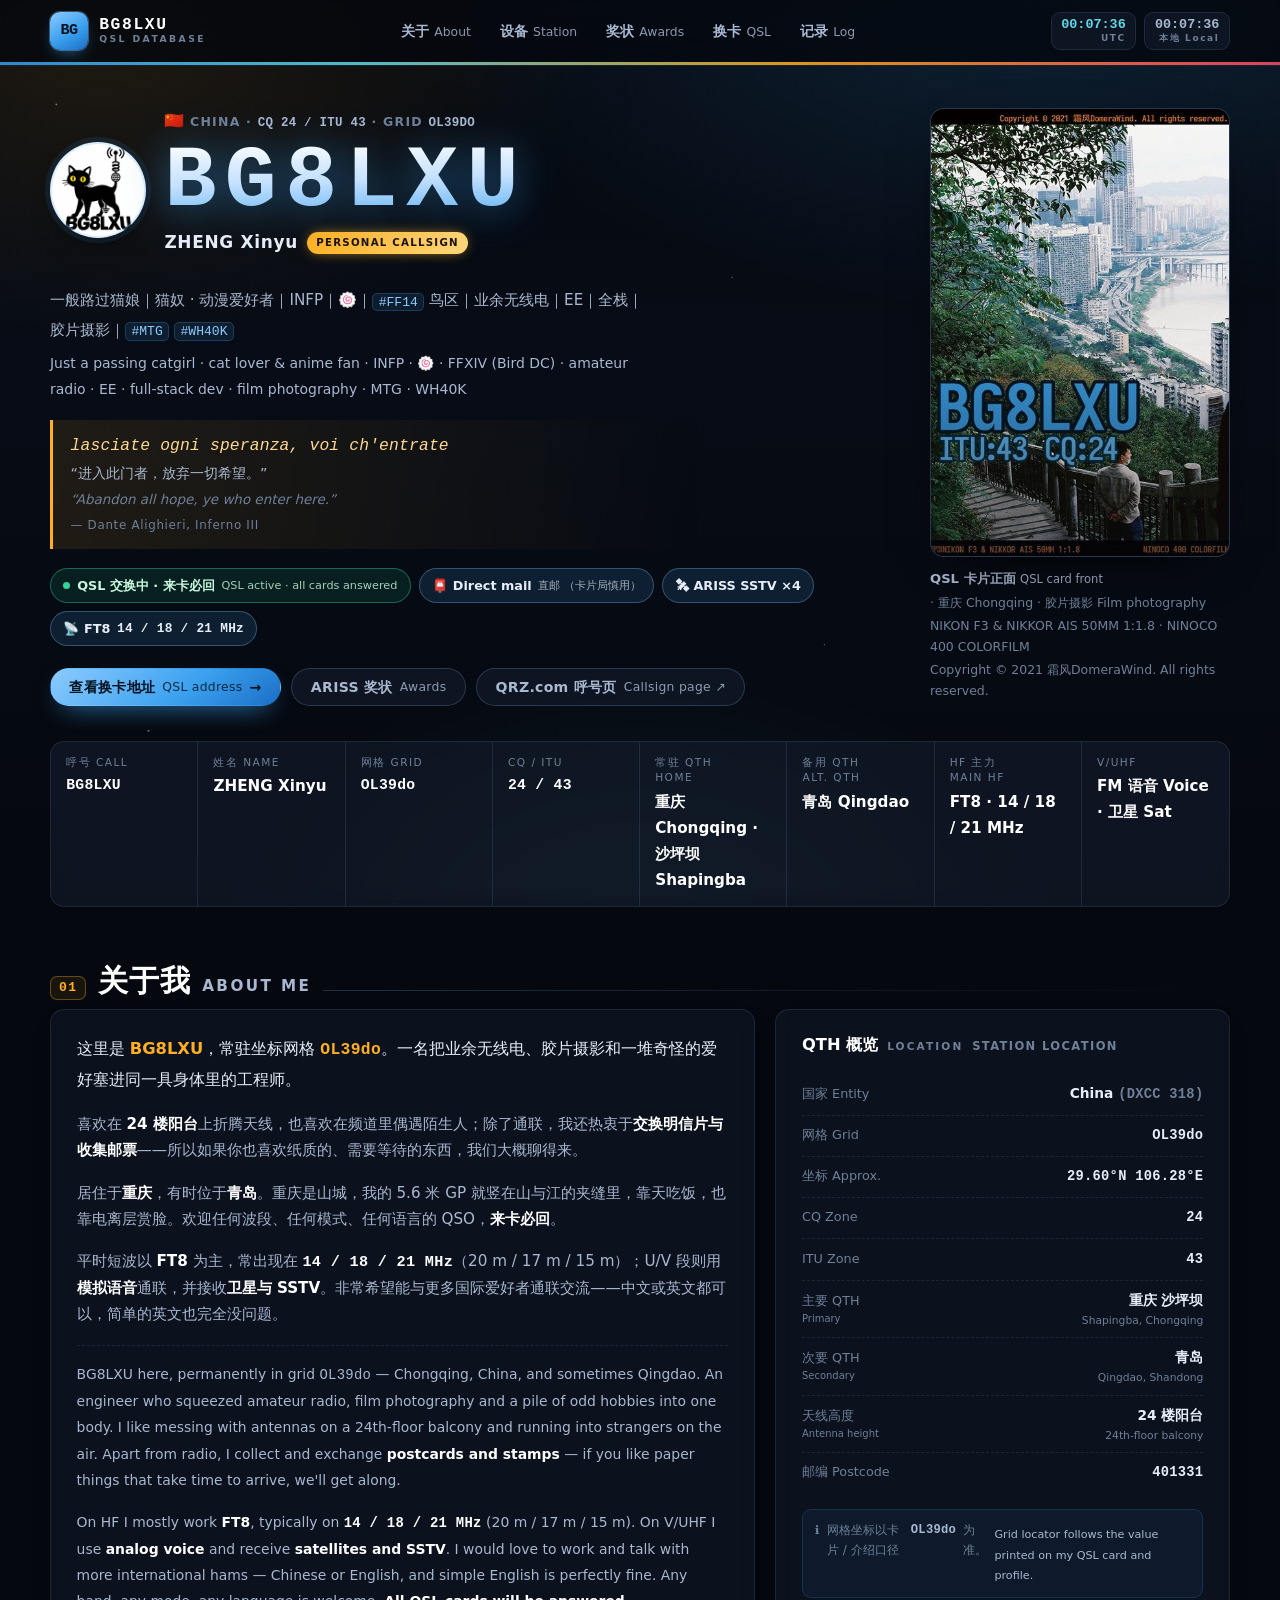
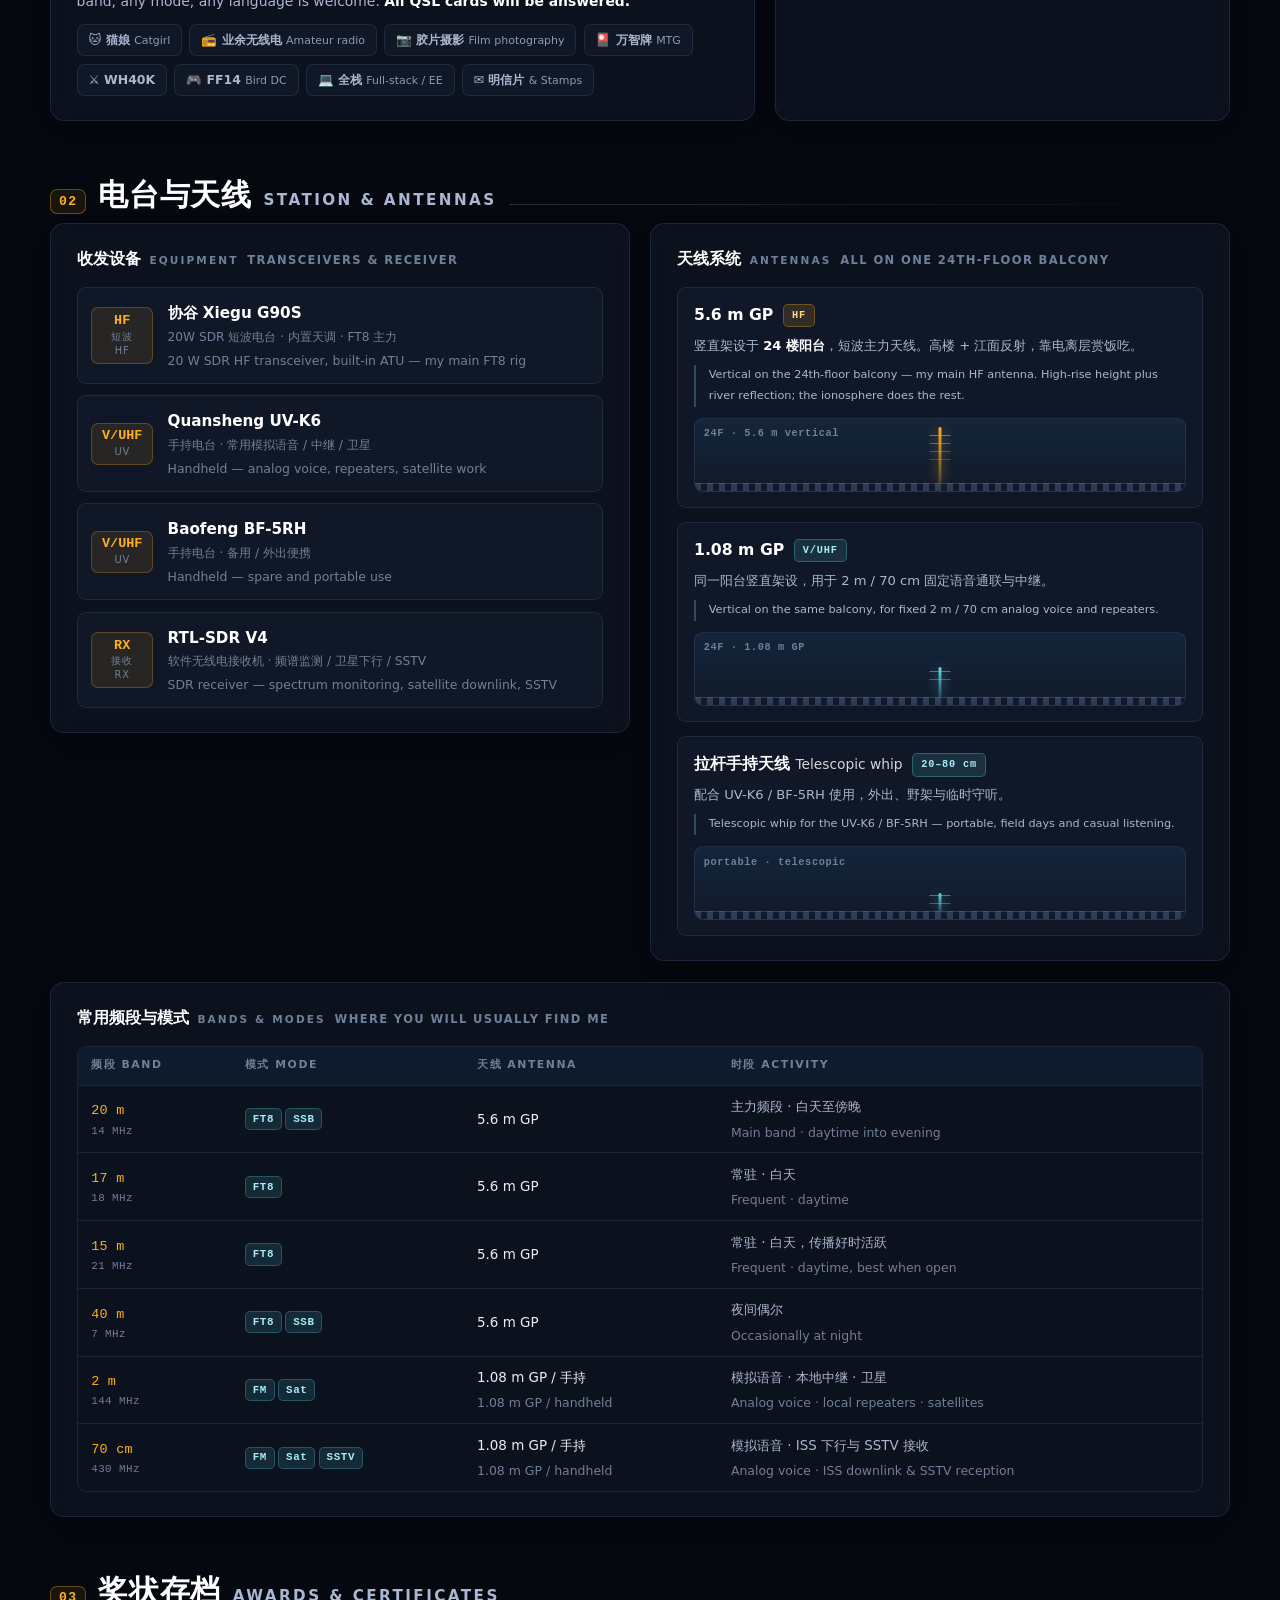
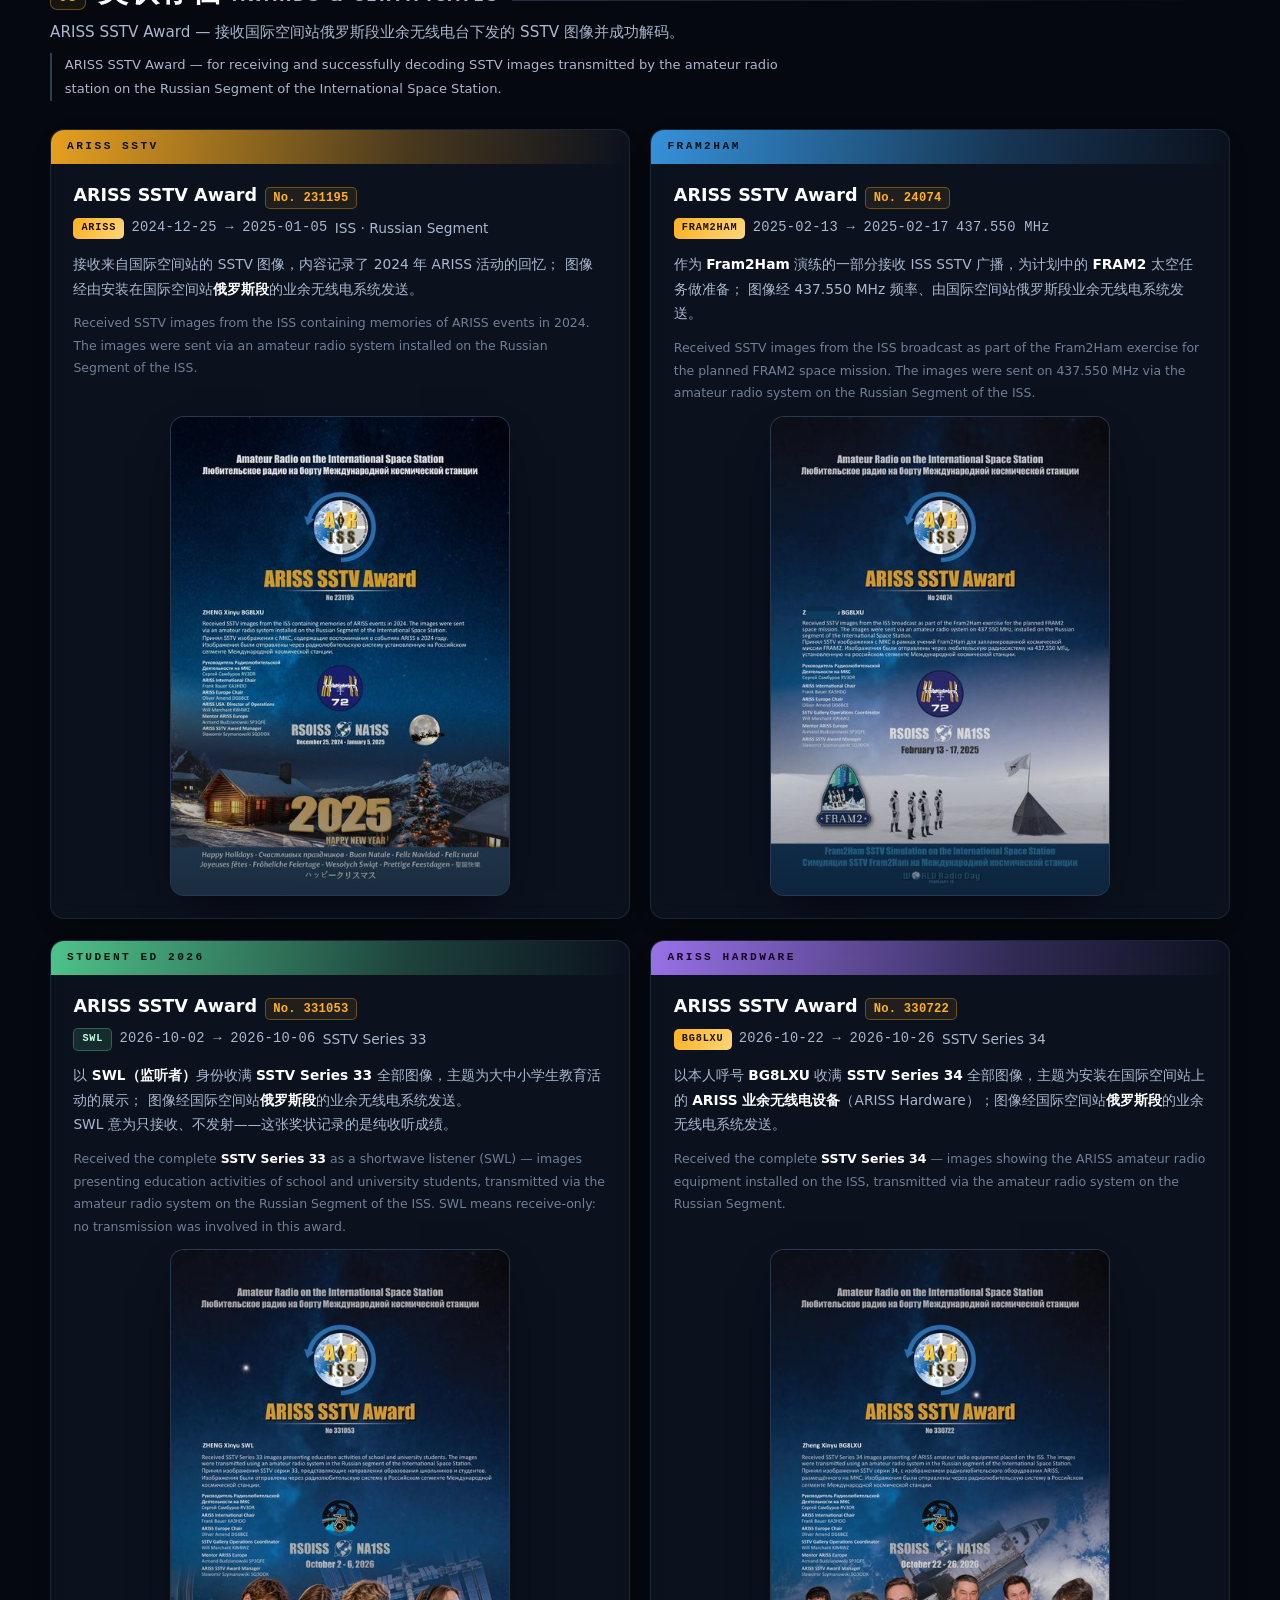
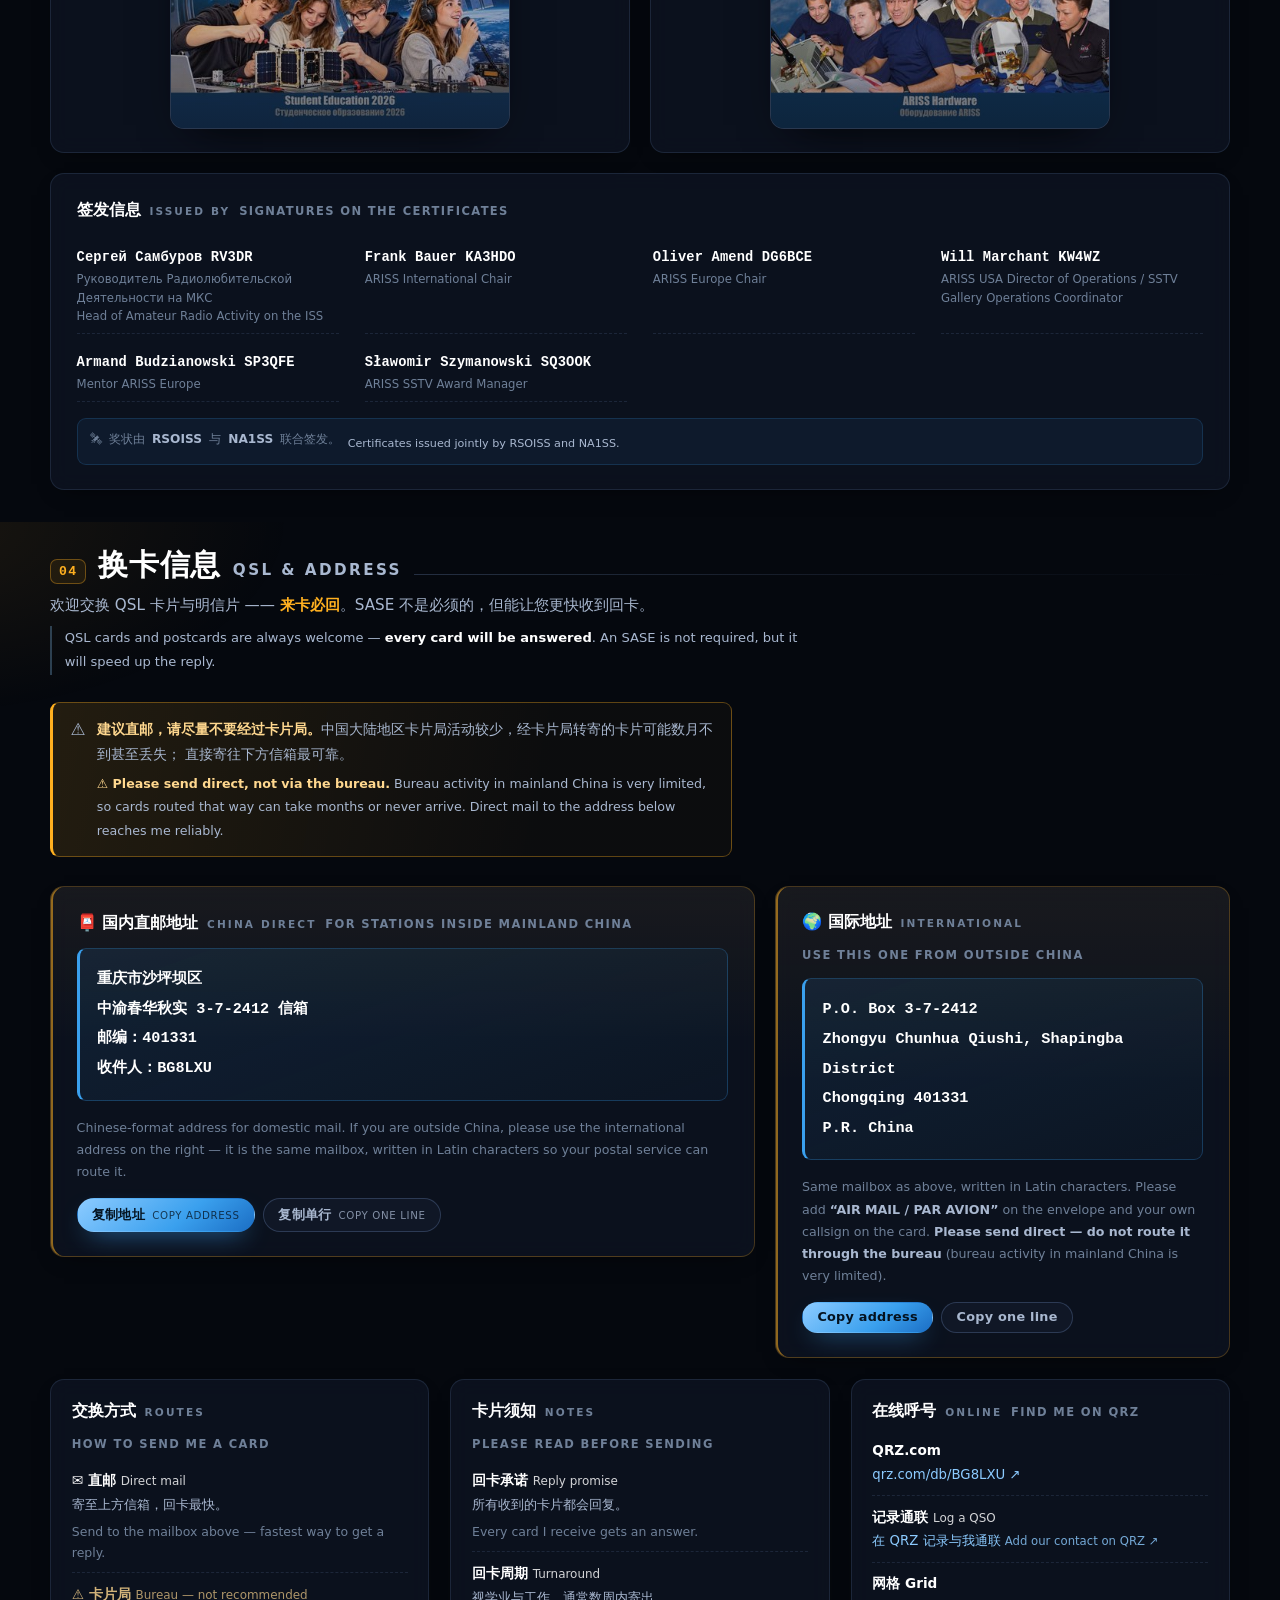
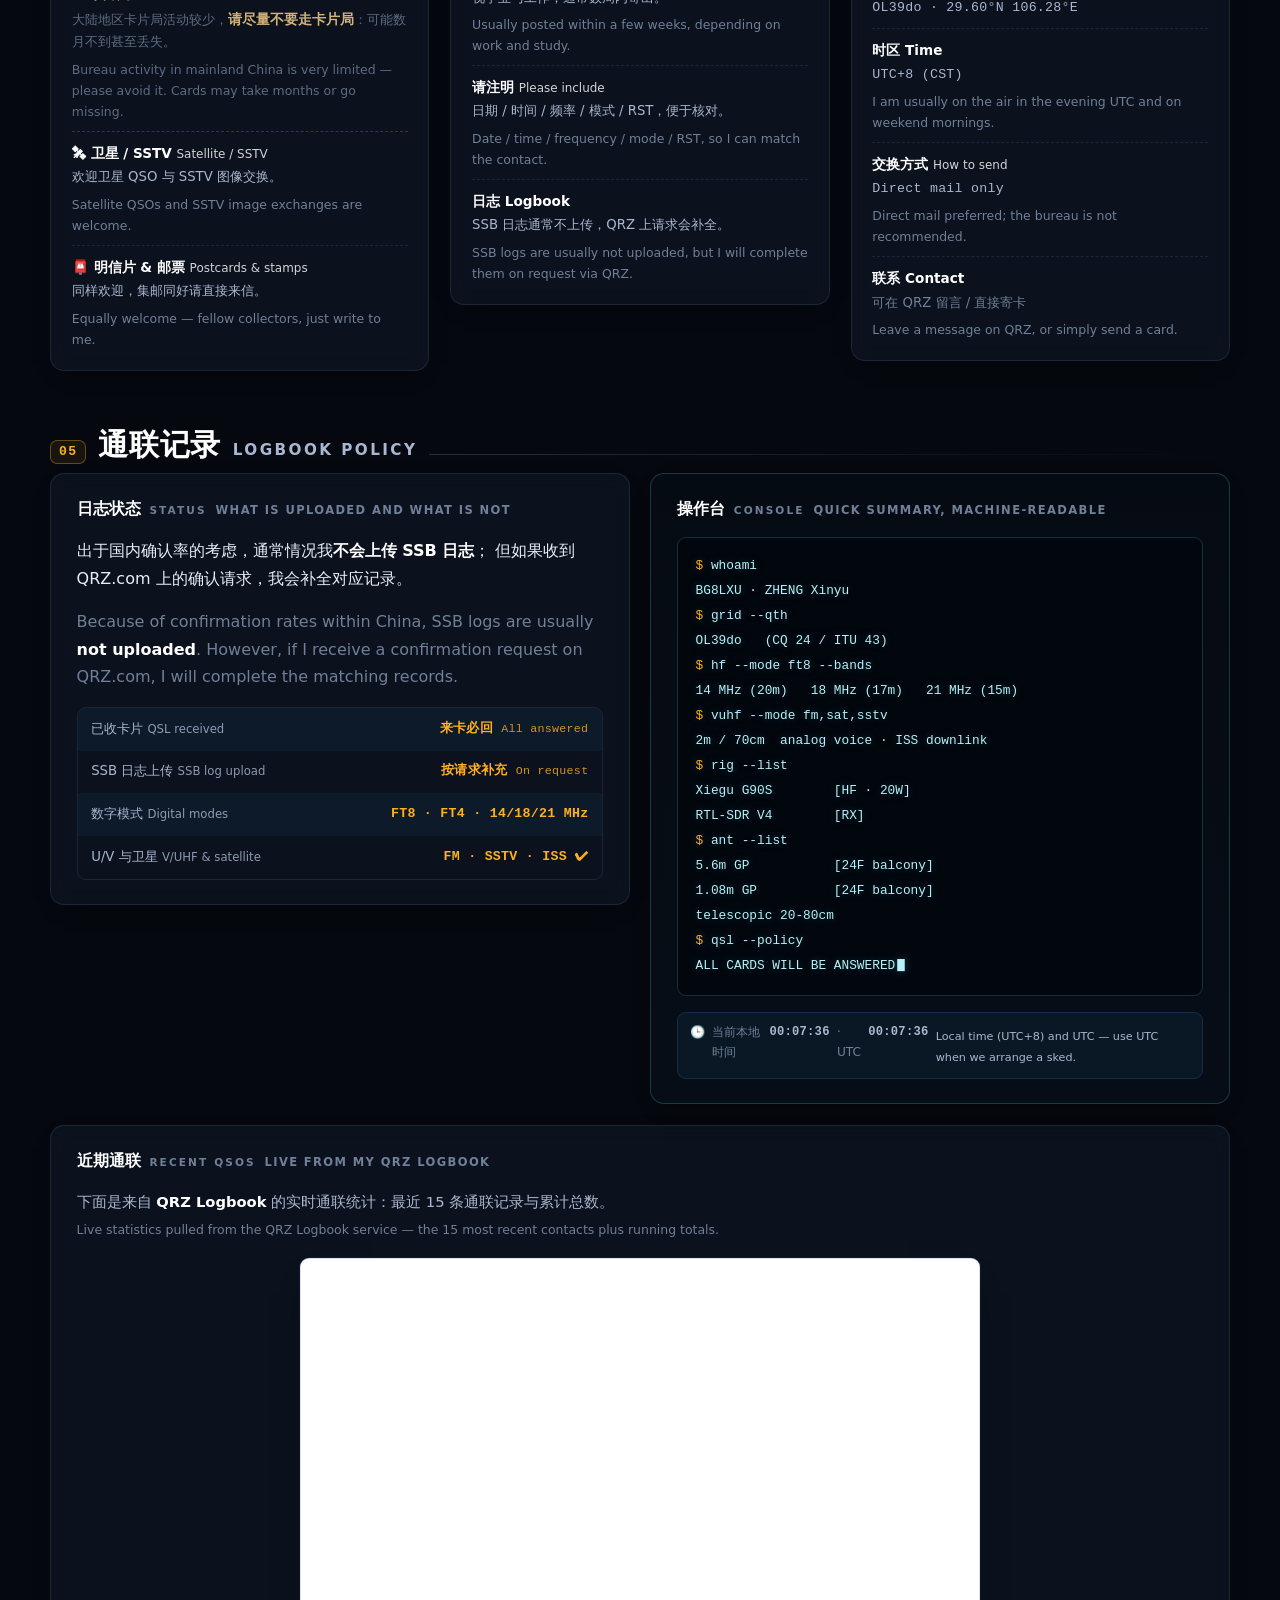
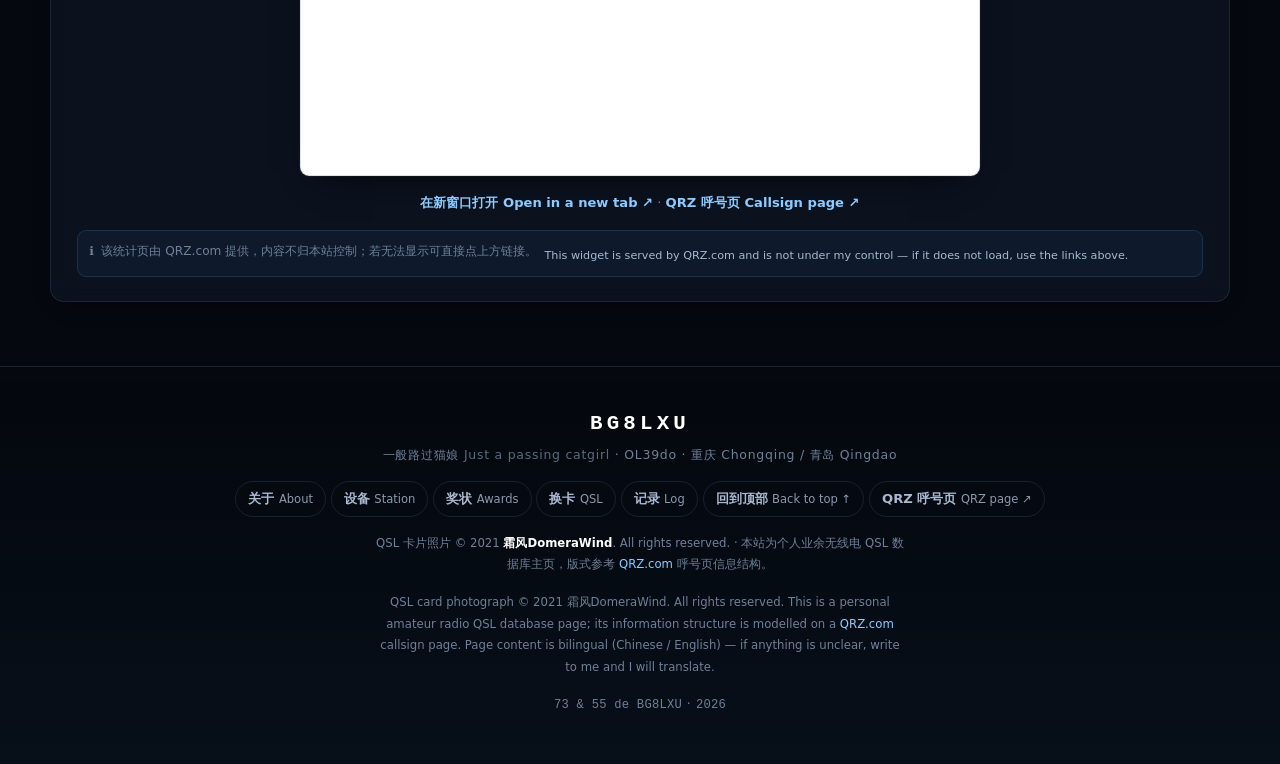
<file: index.html>
<!DOCTYPE html>
<html lang="zh-CN">
<head>
<meta charset="utf-8">
<meta name="viewport" content="width=device-width, initial-scale=1">
<title>BG8LXU · QSL Database — 一般路过猫娘 / Just a Passing Catgirl · 重庆 Chongqing OL39do</title>
<meta name="description" content="BG8LXU (ZHENG Xinyu) 的 QSL 卡片数据库主页 · 重庆 Chongqing OL39do / CQ 24 / ITU 43 · FT8 on 14/18/21 MHz, SSB, V/UHF FM &amp; satellite/SSTV · QSL address and ARISS SSTV awards. Bilingual: 中文 / English.">
<meta name="keywords" content="BG8LXU,QSL,业余无线电,ham radio,Amateur Radio,OL39do,重庆,Chongqing,FT8,14MHz,18MHz,21MHz,20m,17m,15m,CQ 24,ITU 43,G90S,ARISS,SSTV,QSL card,换卡,卡片局">
<meta name="author" content="BG8LXU / ZHENG Xinyu">
<meta name="theme-color" content="#05080e">
<meta name="color-scheme" content="dark">

<!-- Open Graph -->
<meta property="og:type" content="profile">
<meta property="og:title" content="BG8LXU · QSL Database">
<meta property="og:description" content="Just a passing catgirl / 一般路过猫娘 · Chongqing, China · OL39do · CQ 24 / ITU 43 · FT8 14/18/21 MHz + V/UHF FM &amp; satellite · All QSL cards answered. 中英双语页面。">
<meta property="og:image" content="assets/qsl-front-BG8LXU.jpg">
<meta property="og:locale" content="zh_CN">
<meta property="og:locale:alternate" content="en_US">

<link rel="icon" href="data:image/svg+xml,%3Csvg xmlns='http://www.w3.org/2000/svg' viewBox='0 0 64 64'%3E%3Crect width='64' height='64' rx='14' fill='%23070b14'/%3E%3Ctext x='32' y='44' font-family='monospace' font-size='34' font-weight='700' text-anchor='middle' fill='%23ffb020'%3EBG%3C/text%3E%3C/svg%3E">
<link rel="stylesheet" href="styles.css">
</head>
<body>

<a class="skip" href="#main">跳到主要内容 / Skip to content</a>

<!-- ══ 顶栏 ══ -->
<header class="topbar" id="top">
  <div class="wrap topbar__in">
    <a class="brand" href="#top" aria-label="BG8LXU 首页">
      <span class="brand__mark" aria-hidden="true">BG</span>
      <span class="brand__text">
        <b>BG8LXU</b>
        <i>QSL DATABASE</i>
      </span>
    </a>

    <nav class="nav" aria-label="页面导航 / Page navigation">
      <a href="#about">关于 <span class="en-inline" lang="en">About</span></a>
      <a href="#station">设备 <span class="en-inline" lang="en">Station</span></a>
      <a href="#awards">奖状 <span class="en-inline" lang="en">Awards</span></a>
      <a href="#qsl">换卡 <span class="en-inline" lang="en">QSL</span></a>
      <a href="#log">记录 <span class="en-inline" lang="en">Log</span></a>
    </nav>

    <div class="clocks" title="UTC 授时，便于与你的当地时间对照 / UTC reference clock for scheduling QSOs">
      <span class="clock"><b data-utc>--:--:--</b><i>UTC</i></span>
      <span class="clock clock--alt"><b data-local>--:--:--</b><i>本地 Local</i></span>
    </div>
  </div>
  <div class="topbar__strip" aria-hidden="true"></div>
</header>

<main id="main">

  <!-- ══ 1. 呼号主卡（QRZ 主页面版式） ══ -->
  <section class="hero wrap" aria-labelledby="hero-title">
    <div class="hero__grid">

      <div class="hero__id">
        <div class="hero__head">
          <span class="hero__ava" role="img" aria-label="BG8LXU 头像 / avatar"
                style="--ava:url('assets/avatar-BG8LXU.jpg')"></span>
          <div class="hero__head__text">
            <p class="kicker">
              <span class="flag" aria-hidden="true">🇨🇳</span>
              China · <span class="mono">CQ 24 / ITU 43</span> · Grid <span class="mono accent">OL39do</span>
            </p>

            <h1 id="hero-title" class="call">BG8LXU</h1>

            <p class="hero__name">
              ZHENG Xinyu <span class="badge badge--gold">Personal Callsign</span>
            </p>
          </div>
        </div>

        <p class="hero__tagline">
          一般路过猫娘｜猫奴 · 动漫爱好者｜INFP｜🍥｜<span class="tagx">#FF14</span> 鸟区｜业余无线电｜EE｜全栈｜胶片摄影｜<span class="tagx">#MTG</span> <span class="tagx">#WH40K</span>
          <span class="en-block en-block--plain" lang="en">
            Just a passing catgirl · cat lover &amp; anime fan · INFP · 🍥 ·
            FFXIV (Bird DC) · amateur radio · EE · full-stack dev · film photography · MTG · WH40K
          </span>
        </p>

        <blockquote class="motto">
          <span class="motto__la">lasciate ogni speranza, voi ch'entrate</span>
          <span class="motto__zh">“进入此门者，放弃一切希望。”</span>
          <span class="motto__en" lang="en">“Abandon all hope, ye who enter here.”</span>
          <cite>— Dante Alighieri, Inferno III</cite>
        </blockquote>

        <ul class="pills" aria-label="关键信息 / Key facts">
          <li class="pill pill--live"><span class="dot" aria-hidden="true"></span>QSL 交换中 · 来卡必回 <span class="en-inline" lang="en">QSL active · all cards answered</span></li>
          <li class="pill pill--en">📮 Direct mail <span class="en-inline">直邮 （卡片局慎用）</span></li>
          <li class="pill pill--en">🛰 ARISS SSTV ×4</li>
          <li class="pill pill--en">📡 FT8 <span class="mono">14 / 18 / 21 MHz</span></li>
        </ul>

        <div class="hero__cta">
          <a class="btn btn--primary" href="#qsl">查看换卡地址 <span class="en-inline" lang="en">QSL address</span> <span aria-hidden="true">→</span></a>
          <a class="btn btn--ghost" href="#awards">ARISS 奖状 <span class="en-inline" lang="en">Awards</span></a>
          <a class="btn btn--ghost" href="https://www.qrz.com/db/BG8LXU" target="_blank" rel="noopener noreferrer">QRZ.com 呼号页 <span class="en-inline" lang="en">Callsign page ↗</span></a>
        </div>
      </div>

      <figure class="hero__art">
        <a class="shot" href="assets/qsl-front-BG8LXU.jpg" data-lightbox="QSL 卡片正面 / QSL card front · BG8LXU" data-caption="摄影 Photo: 霜风DomeraWind · NIKON F3 &amp; NIKKOR AIS 50MM 1:1.8 · NINOCO 400 COLORFILM · Chongqing, China">
          <img src="assets/qsl-front-BG8LXU.thumb.jpg" width="460" height="690"
               alt="BG8LXU 的 QSL 卡片正面 / QSL card front: 重庆山地俯瞰江景的胶片照片，叠加蓝色呼号 BG8LXU 与 ITU:43 CQ:24 字样 (film photo of Chongqing with callsign BG8LXU, ITU 43, CQ 24)">
          <span class="shot__zoom" aria-hidden="true">🔍</span>
        </a>
        <figcaption>
          <b>QSL 卡片正面 <span class="en-inline" lang="en">QSL card front</span></b> · 重庆 Chongqing · 胶片摄影 Film photography
          <span>NIKON F3 &amp; NIKKOR AIS 50MM 1:1.8 · NINOCO 400 COLORFILM</span>
          <span>Copyright © 2021 霜风DomeraWind. All rights reserved.</span>
        </figcaption>
      </figure>

    </div>

    <!-- 速查条 -->
    <ul class="factbar">
      <li><i>呼号 Call</i><b class="mono">BG8LXU</b></li>
      <li><i>姓名 Name</i><b>ZHENG Xinyu</b></li>
      <li><i>网格 Grid</i><b class="mono accent">OL39do</b></li>
      <li><i>CQ / ITU</i><b class="mono">24 / 43</b></li>
      <li><i>常驻 QTH<br>Home</i><b>重庆 Chongqing · 沙坪坝 Shapingba</b></li>
      <li><i>备用 QTH<br>Alt. QTH</i><b>青岛 Qingdao</b></li>
      <li><i>HF 主力<br>Main HF</i><b>FT8 · 14 / 18 / 21 MHz</b></li>
      <li><i>V/UHF</i><b>FM 语音 Voice · 卫星 Sat</b></li>
    </ul>
  </section>

  <!-- ══ 2. 关于 ══ -->
  <section class="sec wrap" id="about" aria-labelledby="about-h">
    <h2 class="sec__h" id="about-h"><span class="sec__no">01</span>关于我
      <span class="sec__en" lang="en">About Me</span></h2>

    <div class="cols">
      <div class="card card--prose">
        <p class="lead">
          这里是 <b class="accent">BG8LXU</b>，常驻坐标网格 <b class="mono accent">OL39do</b>。一名把业余无线电、胶片摄影和一堆奇怪的爱好塞进同一具身体里的工程师。
        </p>
        <p>
          喜欢在 <b>24 楼阳台</b>上折腾天线，也喜欢在频道里偶遇陌生人；除了通联，我还热衷于<b>交换明信片与收集邮票</b>——所以如果你也喜欢纸质的、需要等待的东西，我们大概聊得来。
        </p>
        <p>
          居住于<b>重庆</b>，有时位于<b>青岛</b>。重庆是山城，我的 5.6 米 GP 就竖在山与江的夹缝里，靠天吃饭，也靠电离层赏脸。欢迎任何波段、任何模式、任何语言的 QSO，<b>来卡必回</b>。
        </p>
        <p>
          平时短波以 <b>FT8</b> 为主，常出现在 <b class="mono">14 / 18 / 21 MHz</b>（20 m / 17 m / 15 m）；U/V 段则用<b>模拟语音</b>通联，并接收<b>卫星与 SSTV</b>。非常希望能与更多国际爱好者通联交流——中文或英文都可以，简单的英文也完全没问题。
        </p>

        <p class="prose__en" lang="en">
          BG8LXU here, permanently in grid <span class="mono">OL39do</span> — Chongqing, China, and sometimes Qingdao.
          An engineer who squeezed amateur radio, film photography and a pile of odd hobbies into one body.
          I like messing with antennas on a 24th-floor balcony and running into strangers on the air. Apart from radio,
          I collect and exchange <b>postcards and stamps</b> — if you like paper things that take time to arrive, we'll get along.
        </p>
        <p class="prose__en" lang="en">
          On HF I mostly work <b>FT8</b>, typically on <b class="mono">14 / 18 / 21 MHz</b> (20 m / 17 m / 15 m).
          On V/UHF I use <b>analog voice</b> and receive <b>satellites and SSTV</b>. I would love to work and talk with
          more international hams — Chinese or English, and simple English is perfectly fine.
          Any band, any mode, any language is welcome. <b>All QSL cards will be answered.</b>
        </p>

        <ul class="chips" aria-label="兴趣标签 / Interests">
          <li>🐱 猫娘 <span class="en-inline" lang="en">Catgirl</span></li>
          <li>📻 业余无线电 <span class="en-inline" lang="en">Amateur radio</span></li>
          <li>📷 胶片摄影 <span class="en-inline" lang="en">Film photography</span></li>
          <li>🎴 万智牌 <span class="en-inline" lang="en">MTG</span></li>
          <li>⚔️ WH40K</li>
          <li>🎮 FF14 <span class="en-inline" lang="en">Bird DC</span></li>
          <li>💻 全栈 <span class="en-inline" lang="en">Full-stack / EE</span></li>
          <li>✉️ 明信片 <span class="en-inline" lang="en">&amp; Stamps</span></li>
        </ul>
      </div>

      <aside class="card card--side">
        <h3 class="card__h">QTH 概览 <i>Location</i>
          <span class="card__en" lang="en">Station location</span></h3>
        <dl class="kv">
          <div><dt>国家 Entity</dt><dd>China <span class="mono dim">(DXCC 318)</span></dd></div>
          <div><dt>网格 Grid</dt><dd class="mono accent">OL39do</dd></div>
          <div><dt>坐标 Approx.</dt><dd class="mono">29.60°N 106.28°E</dd></div>
          <div><dt>CQ Zone</dt><dd class="mono">24</dd></div>
          <div><dt>ITU Zone</dt><dd class="mono">43</dd></div>
          <div><dt>主要 QTH<br><span class="dim-line" lang="en">Primary</span></dt><dd>重庆 沙坪坝<br><span class="dim-line" lang="en">Shapingba, Chongqing</span></dd></div>
          <div><dt>次要 QTH<br><span class="dim-line" lang="en">Secondary</span></dt><dd>青岛<br><span class="dim-line" lang="en">Qingdao, Shandong</span></dd></div>
          <div><dt>天线高度<br><span class="dim-line" lang="en">Antenna height</span></dt><dd>24 楼阳台<br><span class="dim-line" lang="en">24th-floor balcony</span></dd></div>
          <div><dt>邮编 Postcode</dt><dd class="mono">401331</dd></div>
        </dl>
        <p class="note">
          <span aria-hidden="true">ℹ️</span> 网格坐标以卡片 / 介绍口径 <b class="mono">OL39do</b> 为准。
          <span class="en-block en-block--plain" lang="en">Grid locator follows the value printed on my QSL card and profile.</span>
        </p>
      </aside>
    </div>
  </section>

  <!-- ══ 3. 设备与天线 ══ -->
  <section class="sec wrap" id="station" aria-labelledby="station-h">
    <h2 class="sec__h" id="station-h"><span class="sec__no">02</span>电台与天线
      <span class="sec__en" lang="en">Station &amp; Antennas</span></h2>

    <div class="cols cols--st">
      <div class="card">
        <h3 class="card__h">收发设备 <i>Equipment</i>
          <span class="card__en" lang="en">Transceivers &amp; receiver</span></h3>
        <ul class="rig">
          <li>
            <span class="rig__band">HF<br><i>短波<br>HF</i></span>
            <span class="rig__body">
              <b>协谷 Xiegu G90S</b>
              <small>20W SDR 短波电台 · 内置天调 · FT8 主力<br>
                <span class="en-line" lang="en">20 W SDR HF transceiver, built-in ATU — my main FT8 rig</span></small>
            </span>
          </li>
          <li>
            <span class="rig__band">V/UHF<br><i>UV</i></span>
            <span class="rig__body">
              <b>Quansheng UV-K6</b>
              <small>手持电台 · 常用模拟语音 / 中继 / 卫星<br>
                <span class="en-line" lang="en">Handheld — analog voice, repeaters, satellite work</span></small>
            </span>
          </li>
          <li>
            <span class="rig__band">V/UHF<br><i>UV</i></span>
            <span class="rig__body">
              <b>Baofeng BF-5RH</b>
              <small>手持电台 · 备用 / 外出便携<br>
                <span class="en-line" lang="en">Handheld — spare and portable use</span></small>
            </span>
          </li>
          <li>
            <span class="rig__band">RX<br><i>接收<br>RX</i></span>
            <span class="rig__body">
              <b>RTL-SDR V4</b>
              <small>软件无线电接收机 · 频谱监测 / 卫星下行 / SSTV<br>
                <span class="en-line" lang="en">SDR receiver — spectrum monitoring, satellite downlink, SSTV</span></small>
            </span>
          </li>
        </ul>
      </div>

      <div class="card">
        <h3 class="card__h">天线系统 <i>Antennas</i>
          <span class="card__en" lang="en">All on one 24th-floor balcony</span></h3>
        <ul class="ants">
          <li>
            <div class="ant__top"><b>5.6 m GP</b><span class="tag tag--hf">HF</span></div>
            <p>竖直架设于 <b>24 楼阳台</b>，短波主力天线。高楼 + 江面反射，靠电离层赏饭吃。
              <span class="en-block" lang="en">Vertical on the 24th-floor balcony — my main HF antenna.
                High-rise height plus river reflection; the ionosphere does the rest.</span>
            </p>
            <div class="ant__viz" role="img" aria-label="示意图：24 楼阳台上的 5.6 米垂直天线 / Diagram: 5.6 m vertical on a 24th-floor balcony">
              <span class="viz-floor"></span>
              <span class="viz-mast" style="--h:78%"></span>
              <span class="viz-label">24F · 5.6 m vertical</span>
            </div>
          </li>
          <li>
            <div class="ant__top"><b>1.08 m GP</b><span class="tag tag--uv">V/UHF</span></div>
            <p>同一阳台竖直架设，用于 2 m / 70 cm 固定语音通联与中继。
              <span class="en-block" lang="en">Vertical on the same balcony, for fixed 2 m / 70 cm analog voice and repeaters.</span>
            </p>
            <div class="ant__viz" role="img" aria-label="示意图：24 楼阳台上的 1.08 米 GP 天线 / Diagram: 1.08 m GP on the same balcony">
              <span class="viz-floor"></span>
              <span class="viz-mast viz-mast--uv" style="--h:42%"></span>
              <span class="viz-label">24F · 1.08 m GP</span>
            </div>
          </li>
          <li>
            <div class="ant__top"><b>拉杆手持天线 <span class="en-inline" lang="en">Telescopic whip</span></b><span class="tag tag--uv">20–80 cm</span></div>
            <p>配合 UV-K6 / BF-5RH 使用，外出、野架与临时守听。
              <span class="en-block" lang="en">Telescopic whip for the UV-K6 / BF-5RH — portable, field days and casual listening.</span>
            </p>
            <div class="ant__viz" role="img" aria-label="示意图：20 至 80 厘米伸缩拉杆天线 / Diagram: 20–80 cm telescopic whip">
              <span class="viz-floor"></span>
              <span class="viz-mast viz-mast--uv" style="--h:26%"></span>
              <span class="viz-label">portable · telescopic</span>
            </div>
          </li>
        </ul>
      </div>
    </div>

    <div class="card card--band">
      <h3 class="card__h">常用频段与模式 <i>Bands &amp; Modes</i>
        <span class="card__en" lang="en">Where you will usually find me</span></h3>
      <div class="tablewrap">
        <table class="bands">
          <caption class="sr-only">BG8LXU 常用频段与模式一览 / Bands and modes used by BG8LXU</caption>
          <thead>
            <tr>
              <th scope="col">频段 Band</th>
              <th scope="col">模式 Mode</th>
              <th scope="col">天线 Antenna</th>
              <th scope="col">时段 Activity</th>
            </tr>
          </thead>
          <tbody>
            <tr>
              <td class="mono">20 m<i>14 MHz</i></td>
              <td><span class="mode">FT8</span><span class="mode">SSB</span></td>
              <td>5.6 m GP</td>
              <td>主力频段 · 白天至傍晚<br><span class="en-line" lang="en">Main band · daytime into evening</span></td>
            </tr>
            <tr>
              <td class="mono">17 m<i>18 MHz</i></td>
              <td><span class="mode">FT8</span></td>
              <td>5.6 m GP</td>
              <td>常驻 · 白天<br><span class="en-line" lang="en">Frequent · daytime</span></td>
            </tr>
            <tr>
              <td class="mono">15 m<i>21 MHz</i></td>
              <td><span class="mode">FT8</span></td>
              <td>5.6 m GP</td>
              <td>常驻 · 白天，传播好时活跃<br><span class="en-line" lang="en">Frequent · daytime, best when open</span></td>
            </tr>
            <tr>
              <td class="mono">40 m<i>7 MHz</i></td>
              <td><span class="mode">FT8</span><span class="mode">SSB</span></td>
              <td>5.6 m GP</td>
              <td>夜间偶尔<br><span class="en-line" lang="en">Occasionally at night</span></td>
            </tr>
            <tr>
              <td class="mono">2 m<i>144 MHz</i></td>
              <td><span class="mode">FM</span><span class="mode">Sat</span></td>
              <td>1.08 m GP / 手持<br><span class="en-line" lang="en">1.08 m GP / handheld</span></td>
              <td>模拟语音 · 本地中继 · 卫星<br><span class="en-line" lang="en">Analog voice · local repeaters · satellites</span></td>
            </tr>
            <tr>
              <td class="mono">70 cm<i>430 MHz</i></td>
              <td><span class="mode">FM</span><span class="mode">Sat</span><span class="mode">SSTV</span></td>
              <td>1.08 m GP / 手持<br><span class="en-line" lang="en">1.08 m GP / handheld</span></td>
              <td>模拟语音 · ISS 下行与 SSTV 接收<br><span class="en-line" lang="en">Analog voice · ISS downlink &amp; SSTV reception</span></td>
            </tr>
          </tbody>
        </table>
      </div>
    </div>
  </section>

  <!-- ══ 4. 奖状 ══ -->
  <section class="sec wrap" id="awards" aria-labelledby="awards-h">
    <h2 class="sec__h" id="awards-h"><span class="sec__no">03</span>奖状存档
      <span class="sec__en" lang="en">Awards &amp; Certificates</span></h2>
    <p class="sec__sub">
      ARISS SSTV Award — 接收国际空间站俄罗斯段业余无线电台下发的 SSTV 图像并成功解码。
      <span class="en-block" lang="en">ARISS SSTV Award — for receiving and successfully decoding SSTV images
        transmitted by the amateur radio station on the Russian Segment of the International Space Station.</span>
    </p>

    <div class="awards">
      <article class="award">
        <div class="award__ribbon" aria-hidden="true"><span>ARISS SSTV</span></div>
        <div class="award__body">
          <h3>ARISS SSTV Award <span class="mono num">No. 231195</span></h3>
          <p class="award__meta">
            <span class="tag tag--gold">ARISS</span>
            <span class="mono">2024-12-25 → 2025-01-05</span>
            <span>ISS · Russian Segment</span>
          </p>
          <p>
            接收来自国际空间站的 SSTV 图像，内容记录了 2024 年 ARISS 活动的回忆；
            图像经由安装在国际空间站<b>俄罗斯段</b>的业余无线电系统发送。
          </p>
          <p class="dim" lang="en">
            Received SSTV images from the ISS containing memories of ARISS events in 2024.
            The images were sent via an amateur radio system installed on the Russian Segment of the ISS.
          </p>
          <a class="shot shot--wide" href="assets/ariss-sstv-award-231195.jpg" data-lightbox="ARISS SSTV Award No. 231195" data-caption="December 25, 2024 – January 5, 2025 · RSOISS / NA1SS · issued to ZHENG Xinyu BG8LXU">
            <img src="assets/ariss-sstv-award-231195.thumb.jpg" width="440" height="622"
                 alt="ARISS SSTV Award 奖状 No. 231195 / certificate No. 231195，抬头为 ZHENG Xinyu BG8LXU，冬季雪景与 2025 新年主题 (winter scene, Happy New Year 2025)">
            <span class="shot__zoom" aria-hidden="true">🔍</span>
          </a>
        </div>
      </article>

      <article class="award">
        <div class="award__ribbon award__ribbon--blue" aria-hidden="true"><span>FRAM2HAM</span></div>
        <div class="award__body">
          <h3>ARISS SSTV Award <span class="mono num">No. 24074</span></h3>
          <p class="award__meta">
            <span class="tag tag--gold">FRAM2HAM</span>
            <span class="mono">2025-02-13 → 2025-02-17</span>
            <span class="mono">437.550 MHz</span>
          </p>
          <p>
            作为 <b>Fram2Ham</b> 演练的一部分接收 ISS SSTV 广播，为计划中的 <b>FRAM2</b> 太空任务做准备；
            图像经 437.550 MHz 频率、由国际空间站俄罗斯段业余无线电系统发送。
          </p>
          <p class="dim" lang="en">
            Received SSTV images from the ISS broadcast as part of the Fram2Ham exercise for the planned FRAM2 space mission.
            The images were sent on 437.550 MHz via the amateur radio system on the Russian Segment of the ISS.
          </p>
          <a class="shot shot--wide" href="assets/ariss-sstv-award-24074.jpg" data-lightbox="ARISS SSTV Award No. 24074" data-caption="February 13 – 17, 2025 · Fram2Ham SSTV Simulation · RSOISS / NA1SS · issued to ZHENG Xinyu BG8LXU">
            <img src="assets/ariss-sstv-award-24074.thumb.jpg" width="440" height="622"
                 alt="ARISS SSTV Award 奖状 No. 24074 / certificate No. 24074，抬头为 ZHENG Xinyu BG8LXU，南极雪原与 FRAM2 任务徽章主题 (Antarctic snow field, FRAM2 mission patch)">
            <span class="shot__zoom" aria-hidden="true">🔍</span>
          </a>
        </div>
      </article>

      <article class="award">
        <div class="award__ribbon award__ribbon--green" aria-hidden="true"><span>Student Ed 2026</span></div>
        <div class="award__body">
          <h3>ARISS SSTV Award <span class="mono num">No. 331053</span></h3>
          <p class="award__meta">
            <span class="tag tag--swl">SWL</span>
            <span class="mono">2026-10-02 → 2026-10-06</span>
            <span>SSTV Series 33</span>
          </p>
          <p>
            以 <b>SWL（监听者）</b>身份收满 <b>SSTV Series 33</b> 全部图像，主题为大中小学生教育活动的展示；
            图像经国际空间站<b>俄罗斯段</b>的业余无线电系统发送。
            <br>SWL 意为只接收、不发射——这张奖状记录的是纯收听成绩。
          </p>
          <p class="dim" lang="en">
            Received the complete <b>SSTV Series 33</b> as a shortwave listener (SWL) — images presenting
            education activities of school and university students, transmitted via the amateur radio
            system on the Russian Segment of the ISS.
            SWL means receive-only: no transmission was involved in this award.
          </p>
          <a class="shot shot--wide" href="assets/ariss-sstv-award-331053.jpg" data-lightbox="ARISS SSTV Award No. 331053" data-caption="October 2 – 6, 2026 · Student Education 2026 · SSTV Series 33 · RSOISS / NA1SS · issued to ZHENG Xinyu SWL (BG8LXU)">
            <img src="assets/ariss-sstv-award-331053.thumb.jpg" width="440" height="622"
                 alt="ARISS SSTV Award 奖状 No. 331053 / certificate No. 331053，署名 ZHENG Xinyu SWL，SSTV Series 33 学生教育 2026 主题 (Student Education 2026)">
            <span class="shot__zoom" aria-hidden="true">🔍</span>
          </a>
        </div>
      </article>
      <article class="award">
        <div class="award__ribbon award__ribbon--violet" aria-hidden="true"><span>ARISS Hardware</span></div>
        <div class="award__body">
          <h3>ARISS SSTV Award <span class="mono num">No. 330722</span></h3>
          <p class="award__meta">
            <span class="tag tag--gold">BG8LXU</span>
            <span class="mono">2026-10-22 → 2026-10-26</span>
            <span>SSTV Series 34</span>
          </p>
          <p>
            以本人呼号 <b>BG8LXU</b> 收满 <b>SSTV Series 34</b> 全部图像，主题为安装在国际空间站上的
            <b>ARISS 业余无线电设备</b>（ARISS Hardware）；图像经国际空间站<b>俄罗斯段</b>的业余无线电系统发送。
          </p>
          <p class="dim" lang="en">
            Received the complete <b>SSTV Series 34</b> — images showing the ARISS amateur radio equipment
            installed on the ISS, transmitted via the amateur radio system on the Russian Segment.
          </p>
          <a class="shot shot--wide" href="assets/ariss-sstv-award-330722.jpg" data-lightbox="ARISS SSTV Award No. 330722" data-caption="October 22 – 26, 2026 · ARISS Hardware · SSTV Series 34 · RSOISS / NA1SS · issued to ZHENG Xinyu BG8LXU">
            <img src="assets/ariss-sstv-award-330722.thumb.jpg" width="440" height="622"
                 alt="ARISS SSTV Award 奖状 No. 330722 / certificate No. 330722，署名 ZHENG Xinyu BG8LXU，SSTV Series 34 ARISS 设备主题 (ARISS Hardware)">
            <span class="shot__zoom" aria-hidden="true">🔍</span>
          </a>
        </div>
      </article>
    </div>

    <div class="card card--sign">
      <h3 class="card__h">签发信息 <i>Issued by</i>
        <span class="card__en" lang="en">Signatures on the certificates</span></h3>
      <ul class="signers">
        <li><b>Сергей Самбуров RV3DR</b><span>Руководитель Радиолюбительской Деятельности на МКС<br>
          <span class="dim-line" lang="en">Head of Amateur Radio Activity on the ISS</span></span></li>
        <li><b>Frank Bauer KA3HDO</b><span>ARISS International Chair</span></li>
        <li><b>Oliver Amend DG6BCE</b><span>ARISS Europe Chair</span></li>
        <li><b>Will Marchant KW4WZ</b><span>ARISS USA Director of Operations / SSTV Gallery Operations Coordinator</span></li>
        <li><b>Armand Budzianowski SP3QFE</b><span>Mentor ARISS Europe</span></li>
        <li><b>Sławomir Szymanowski SQ3OOK</b><span>ARISS SSTV Award Manager</span></li>
      </ul>
      <p class="note"><span aria-hidden="true">🛰</span> 奖状由 <b>RSOISS</b> 与 <b>NA1SS</b> 联合签发。
        <span class="en-block en-block--plain" lang="en">Certificates issued jointly by RSOISS and NA1SS.</span></p>
    </div>
  </section>

  <!-- ══ 5. 换卡 QSL ══ -->
  <section class="sec wrap sec--qsl" id="qsl" aria-labelledby="qsl-h">
    <h2 class="sec__h" id="qsl-h"><span class="sec__no">04</span>换卡信息
      <span class="sec__en" lang="en">QSL &amp; Address</span></h2>
    <p class="sec__sub">
      欢迎交换 QSL 卡片与明信片 —— <b class="accent">来卡必回</b>。SASE 不是必须的，但能让您更快收到回卡。
      <span class="en-block" lang="en">QSL cards and postcards are always welcome — <b>every card will be answered</b>.
        An SASE is not required, but it will speed up the reply.</span>
    </p>

    <p class="qsl-warn" role="note">
      <span class="qsl-warn__ico" aria-hidden="true">⚠</span>
      <span>
        <b>建议直邮，请尽量不要经过卡片局。</b>中国大陆地区卡片局活动较少，经卡片局转寄的卡片可能数月不到甚至丢失；
        直接寄往下方信箱最可靠。
        <span class="en-block en-block--plain" lang="en"><b>⚠ Please send direct, not via the bureau.</b>
          Bureau activity in mainland China is very limited, so cards routed that way can take months
          or never arrive. Direct mail to the address below reaches me reliably.</span>
      </span>
    </p>

    <div class="cols">
      <div class="card card--addr">
        <h3 class="card__h">📮 国内直邮地址 <i>China Direct</i>
          <span class="card__en" lang="en">For stations inside mainland China</span></h3>
        <pre class="addr" data-copy-target>重庆市沙坪坝区
中渝春华秋实 3-7-2412 信箱
邮编：401331
收件人：BG8LXU</pre>
        <p class="addr__note" lang="en">
          Chinese-format address for domestic mail. If you are outside China, please use the
          international address on the right — it is the same mailbox, written in Latin characters
          so your postal service can route it.
        </p>
        <div class="addr__acts">
          <button class="btn btn--primary btn--sm" type="button" data-copy="#cn-addr">复制地址<span class="btn__en" lang="en">Copy address</span></button>
          <button class="btn btn--ghost btn--sm" type="button" data-copy="#cn-one">复制单行<span class="btn__en" lang="en">Copy one line</span></button>
          <span class="copied" role="status" aria-live="polite"></span>
        </div>
        <p class="hidden-copy" id="cn-addr">重庆市沙坪坝区中渝春华秋实3-7-2412信箱，邮编401331</p>
        <p class="hidden-copy" id="cn-one">重庆市沙坪坝区中渝春华秋实3-7-2412信箱 401331</p>
      </div>

      <div class="card card--addr">
        <h3 class="card__h">🌍 国际地址 <i>International</i>
          <span class="card__en" lang="en">Use this one from outside China</span></h3>
        <pre class="addr" lang="en">P.O. Box 3-7-2412
Zhongyu Chunhua Qiushi, Shapingba District
Chongqing 401331
P.R. China</pre>
        <p class="addr__note" lang="en">
          Same mailbox as above, written in Latin characters. Please add <b>“AIR MAIL / PAR AVION”</b>
          on the envelope and your own callsign on the card.
          <b>Please send direct — do not route it through the bureau</b> (bureau activity in mainland China is very limited).
        </p>
        <div class="addr__acts">
          <button class="btn btn--primary btn--sm" type="button" data-copy="#en-addr">Copy address</button>
          <button class="btn btn--ghost btn--sm" type="button" data-copy="#en-one">Copy one line</button>
          <span class="copied" role="status" aria-live="polite"></span>
        </div>
        <p class="hidden-copy" id="en-addr" lang="en">P.O. Box 3-7-2412, Zhongyu Chunhua Qiushi, Shapingba District, Chongqing 401331, P.R. China</p>
        <p class="hidden-copy" id="en-one" lang="en">P.O. Box 3-7-2412, Chongqing 401331, P.R. China</p>
      </div>
    </div>

    <div class="cols cols--3">
      <div class="card card--mini">
        <h3 class="card__h">交换方式 <i>Routes</i>
          <span class="card__en" lang="en">How to send me a card</span></h3>
        <ul class="ticks">
          <li><b>✉️ 直邮 <span class="en-inline" lang="en">Direct mail</span></b>
            <span>寄至上方信箱，回卡最快。</span>
            <span class="en-line" lang="en">Send to the mailbox above — fastest way to get a reply.</span></li>
          <li class="tick--no"><b>⚠ 卡片局 <span class="en-inline" lang="en">Bureau — not recommended</span></b>
            <span>大陆地区卡片局活动较少，<b>请尽量不要走卡片局</b>：可能数月不到甚至丢失。</span>
            <span class="en-line" lang="en">Bureau activity in mainland China is very limited — please avoid it.
              Cards may take months or go missing.</span></li>
          <li><b>🛰 卫星 / SSTV <span class="en-inline" lang="en">Satellite / SSTV</span></b>
            <span>欢迎卫星 QSO 与 SSTV 图像交换。</span>
            <span class="en-line" lang="en">Satellite QSOs and SSTV image exchanges are welcome.</span></li>
          <li><b>📮 明信片 &amp; 邮票 <span class="en-inline" lang="en">Postcards &amp; stamps</span></b>
            <span>同样欢迎，集邮同好请直接来信。</span>
            <span class="en-line" lang="en">Equally welcome — fellow collectors, just write to me.</span></li>
        </ul>
      </div>

      <div class="card card--mini">
        <h3 class="card__h">卡片须知 <i>Notes</i>
          <span class="card__en" lang="en">Please read before sending</span></h3>
        <ul class="ticks">
          <li><b>回卡承诺 <span class="en-inline" lang="en">Reply promise</span></b>
            <span>所有收到的卡片都会回复。</span>
            <span class="en-line" lang="en">Every card I receive gets an answer.</span></li>
          <li><b>回卡周期 <span class="en-inline" lang="en">Turnaround</span></b>
            <span>视学业与工作，通常数周内寄出。</span>
            <span class="en-line" lang="en">Usually posted within a few weeks, depending on work and study.</span></li>
          <li><b>请注明 <span class="en-inline" lang="en">Please include</span></b>
            <span>日期 / 时间 / 频率 / 模式 / RST，便于核对。</span>
            <span class="en-line" lang="en">Date / time / frequency / mode / RST, so I can match the contact.</span></li>
          <li><b>日志 Logbook</b>
            <span>SSB 日志通常不上传，QRZ 上请求会补全。</span>
            <span class="en-line" lang="en">SSB logs are usually not uploaded, but I will complete them on request via QRZ.</span></li>
        </ul>
      </div>

      <div class="card card--mini">
        <h3 class="card__h">在线呼号 <i>Online</i>
          <span class="card__en" lang="en">Find me on QRZ</span></h3>
        <ul class="ticks">
          <li><b>QRZ.com</b><span><a href="https://www.qrz.com/db/BG8LXU" target="_blank" rel="noopener noreferrer">qrz.com/db/BG8LXU ↗</a></span></li>
          <li><b>记录通联 <span class="en-inline" lang="en">Log a QSO</span></b>
            <span><a href="https://logbook.qrz.com/logbook/?op=add;addcall=BG8LXU" target="_blank" rel="noopener noreferrer">在 QRZ 记录与我通联 <span class="en-inline" lang="en">Add our contact on QRZ ↗</span></a></span></li>
          <li><b>网格 Grid</b><span class="mono">OL39do · 29.60°N 106.28°E</span></li>
          <li><b>时区 Time</b><span class="mono">UTC+8 (CST)</span>
            <span class="en-line" lang="en">I am usually on the air in the evening UTC and on weekend mornings.</span></li>
          <li><b>交换方式 <span class="en-inline" lang="en">How to send</span></b><span class="mono">Direct mail only</span>
            <span class="en-line" lang="en">Direct mail preferred; the bureau is not recommended.</span></li>
          <li><b>联系 Contact</b><span class="dim">可在 QRZ 留言 / 直接寄卡</span>
            <span class="en-line" lang="en">Leave a message on QRZ, or simply send a card.</span></li>
        </ul>
      </div>
    </div>
  </section>

  <!-- ══ 6. 通联记录说明 ══ -->
  <section class="sec wrap" id="log" aria-labelledby="log-h">
    <h2 class="sec__h" id="log-h"><span class="sec__no">05</span>通联记录
      <span class="sec__en" lang="en">Logbook Policy</span></h2>

    <div class="cols cols--log">
      <div class="card">
        <h3 class="card__h">日志状态 <i>Status</i>
          <span class="card__en" lang="en">What is uploaded and what is not</span></h3>
        <p>
          出于国内确认率的考虑，通常情况我<b>不会上传 SSB 日志</b>；
          但如果收到 QRZ.com 上的确认请求，我会补全对应记录。
        </p>
        <p class="dim" lang="en">
          Because of confirmation rates within China, SSB logs are usually <b>not uploaded</b>.
          However, if I receive a confirmation request on QRZ.com, I will complete the matching records.
        </p>
        <div class="logstat">
          <div class="logstat__row"><span>已收卡片 <span class="en-inline" lang="en">QSL received</span></span><b class="mono">来卡必回 <span class="en-inline" lang="en">All answered</span></b></div>
          <div class="logstat__row"><span>SSB 日志上传 <span class="en-inline" lang="en">SSB log upload</span></span><b class="mono">按请求补充 <span class="en-inline" lang="en">On request</span></b></div>
          <div class="logstat__row"><span>数字模式 <span class="en-inline" lang="en">Digital modes</span></span><b class="mono">FT8 · FT4 · 14/18/21 MHz</b></div>
          <div class="logstat__row"><span>U/V 与卫星 <span class="en-inline" lang="en">V/UHF &amp; satellite</span></span><b class="mono">FM · SSTV · ISS ✔</b></div>
        </div>
      </div>

      <div class="card card--terminal" aria-label="本地时间与操作习惯速记 / Local time and operating summary">
        <h3 class="card__h">操作台 <i>Console</i>
          <span class="card__en" lang="en">Quick summary, machine-readable</span></h3>
        <pre class="term" aria-hidden="true"><span class="term__dim">$</span> whoami
BG8LXU · ZHENG Xinyu
<span class="term__dim">$</span> grid --qth
OL39do   (CQ 24 / ITU 43)
<span class="term__dim">$</span> hf --mode ft8 --bands
14 MHz (20m)   18 MHz (17m)   21 MHz (15m)
<span class="term__dim">$</span> vuhf --mode fm,sat,sstv
2m / 70cm  analog voice · ISS downlink
<span class="term__dim">$</span> rig --list
Xiegu G90S        [HF · 20W]
RTL-SDR V4        [RX]
<span class="term__dim">$</span> ant --list
5.6m GP           [24F balcony]
1.08m GP          [24F balcony]
telescopic 20-80cm
<span class="term__dim">$</span> qsl --policy
ALL CARDS WILL BE ANSWERED<span class="term__cursor" aria-hidden="true">▋</span></pre>
        <p class="note"><span aria-hidden="true">🕒</span> 当前本地时间 <b class="mono" data-local>--:--:--</b> · UTC <b class="mono" data-utc>--:--:--</b>
          <span class="en-block en-block--plain" lang="en">Local time (UTC+8) and UTC — use UTC when we arrange a sked.</span></p>
      </div>
    </div>

    <!-- 近期通联：QRZ Logbook 实时统计（官方嵌入页） -->
    <div class="card card--logfeed">
      <h3 class="card__h">近期通联 <i>Recent QSOs</i>
        <span class="card__en" lang="en">Live from my QRZ Logbook</span></h3>
      <p class="logfeed__intro">
        下面是来自 <b>QRZ Logbook</b> 的实时通联统计：最近 15 条通联记录与累计总数。
        <span class="en-line" lang="en">Live statistics pulled from the QRZ Logbook service —
          the 15 most recent contacts plus running totals.</span>
      </p>
      <div class="logfeed__frame">
        <iframe src="https://logbook.qrz.com/lbstat/BG8LXU/"
                title="BG8LXU · QRZ Logbook 近期通联统计 / Recent QSO statistics"
                width="640" height="500" loading="lazy"
                referrerpolicy="no-referrer-when-downgrade"
                frameborder="0" scrolling="yes"></iframe>
      </div>
      <p class="logfeed__more">
        <a href="https://logbook.qrz.com/lbstat/BG8LXU/" target="_blank" rel="noopener noreferrer">在新窗口打开 <span lang="en">Open in a new tab ↗</span></a>
        <span class="dim" aria-hidden="true"> · </span>
        <a href="https://www.qrz.com/db/BG8LXU" target="_blank" rel="noopener noreferrer">QRZ 呼号页 <span lang="en">Callsign page ↗</span></a>
      </p>
      <p class="note">
        <span aria-hidden="true">ℹ️</span> 该统计页由 QRZ.com 提供，内容不归本站控制；若无法显示可直接点上方链接。
        <span class="en-block en-block--plain" lang="en">This widget is served by QRZ.com and is not under my control —
          if it does not load, use the links above.</span>
      </p>
    </div>
  </section>

</main>

<!-- ══ 页脚 ══ -->
<footer class="foot">
  <div class="wrap foot__in">
    <div class="foot__brand">
      <b class="mono">BG8LXU</b>
      <span>一般路过猫娘 <span class="en-inline" lang="en">Just a passing catgirl</span> · OL39do · 重庆 Chongqing / 青岛 Qingdao</span>
    </div>
    <nav class="foot__nav" aria-label="页脚导航 / Footer navigation">
      <a href="#about">关于 <span class="en-inline" lang="en">About</span></a>
      <a href="#station">设备 <span class="en-inline" lang="en">Station</span></a>
      <a href="#awards">奖状 <span class="en-inline" lang="en">Awards</span></a>
      <a href="#qsl">换卡 <span class="en-inline" lang="en">QSL</span></a>
      <a href="#log">记录 <span class="en-inline" lang="en">Log</span></a>
      <a href="#top">回到顶部 <span class="en-inline" lang="en">Back to top ↑</span></a>
      <a href="https://www.qrz.com/db/BG8LXU" target="_blank" rel="noopener noreferrer">QRZ 呼号页 <span class="en-inline" lang="en">QRZ page ↗</span></a>
    </nav>
    <p class="foot__legal">
      QSL 卡片照片 © 2021 <b>霜风DomeraWind</b>. All rights reserved. ·
      本站为个人业余无线电 QSL 数据库主页，版式参考 <a href="https://www.qrz.com/db/BI3AR" target="_blank" rel="noopener noreferrer">QRZ.com</a> 呼号页信息结构。
    </p>
    <p class="foot__legal" lang="en">
      QSL card photograph © 2021 霜风DomeraWind. All rights reserved.
      This is a personal amateur radio QSL database page; its information structure is modelled on a
      <a href="https://www.qrz.com/db/BI3AR" target="_blank" rel="noopener noreferrer">QRZ.com</a> callsign page.
      Page content is bilingual (Chinese / English) — if anything is unclear, write to me and I will translate.
    </p>
    <p class="foot__meta">
      <span class="mono">73 &amp; 55 de BG8LXU</span> · <span class="mono" data-year>2026</span>
    </p>
  </div>
</footer>

<!-- ══ 灯箱 ══ -->
<div class="lightbox" id="lightbox" role="dialog" aria-modal="true" aria-label="图片查看器 / Image viewer" hidden>
  <button class="lightbox__close" type="button" aria-label="关闭 / Close (Esc)">✕</button>
  <figure class="lightbox__fig">
    <img alt="" data-lb-img>
    <figcaption>
      <b data-lb-title></b>
      <span data-lb-cap></span>
    </figcaption>
  </figure>
  <p class="lightbox__hint">点击背景或按 Esc 关闭 · Click the background or press Esc to close</p></div>

<script src="app.js"></script>
</body>
</html>
</file>
<file: styles.css>
/* ═══════════════════════════════════════════════════════════════
   BG8LXU · QSL Database — styles.css
   设计语言：QRZ 呼号页信息结构 + 深空/胶片配色
   ═══════════════════════════════════════════════════════════════ */

/* ── 1. 变量 ─────────────────────────────────────────────────── */
:root{
  /* 底色：深空 */
  --bg:#05080e;
  --panel:rgba(15,22,36,.72);
  --panel-2:rgba(20,29,46,.6);
  --panel-solid:#0c1320;
  --line:rgba(120,150,200,.16);
  --line-2:rgba(120,150,200,.28);

  /* 文字 */
  --ink:#e8eef8;
  --ink-2:#a9b8d0;
  --ink-3:#6f8098;

  /* 主题色：QSL 卡片蓝 + 奖状金 + ISS 信号青 */
  --blue:#3aa0ee;
  --blue-d:#1b6ec4;
  --blue-l:#8ccbff;
  --gold:#ffb020;
  --cyan:#5fd8e8;
  --flag:#ff4d6d;

  /* 尺寸 */
  --wrap:1180px;
  --r:14px;
  --r-sm:9px;
  --shadow:0 18px 46px -22px rgba(0,0,0,.95);
  --shadow-sm:0 8px 22px -14px rgba(0,0,0,.9);

  --mono:ui-monospace,"SFMono-Regular","JetBrains Mono","Cascadia Mono",Consolas,"Liberation Mono",monospace;
  --sans:-apple-system,BlinkMacSystemFont,"Segoe UI","Noto Sans SC","PingFang SC","Hiragino Sans GB","Microsoft YaHei",system-ui,"Helvetica Neue",Arial,sans-serif;
}

/* ── 2. 基础 ─────────────────────────────────────────────────── */
*,*::before,*::after{box-sizing:border-box}
html{scroll-behavior:smooth;-webkit-text-size-adjust:100%}
body{
  margin:0;
  font-family:var(--sans);
  font-size:16px;
  line-height:1.72;
  color:var(--ink);
  background:var(--bg);
  overflow-x:hidden;
  -webkit-font-smoothing:antialiased;
}
/* 星空 + 极光背景 */
body::before{
  content:"";position:fixed;inset:0;z-index:-2;pointer-events:none;
  background:
    radial-gradient(1100px 620px at 82% -8%, rgba(58,160,238,.20), transparent 62%),
    radial-gradient(820px 520px at 8% 4%, rgba(255,176,32,.10), transparent 60%),
    radial-gradient(700px 500px at 50% 108%, rgba(95,216,232,.10), transparent 62%),
    linear-gradient(180deg,#05080e 0%,#070c16 40%,#05080e 100%);
}
body::after{
  content:"";position:fixed;inset:-10%;z-index:-1;pointer-events:none;opacity:.5;
  background-image:
    radial-gradient(1.4px 1.4px at 12% 18%, #fff, transparent),
    radial-gradient(1.1px 1.1px at 46% 8%, #cfe6ff, transparent),
    radial-gradient(1.6px 1.6px at 74% 26%, #fff, transparent),
    radial-gradient(1px 1px at 28% 44%, #bcd8ff, transparent),
    radial-gradient(1.3px 1.3px at 88% 52%, #fff, transparent),
    radial-gradient(1px 1px at 62% 68%, #d8ecff, transparent),
    radial-gradient(1.5px 1.5px at 18% 76%, #fff, transparent),
    radial-gradient(1px 1px at 92% 88%, #cfe6ff, transparent),
    radial-gradient(1.2px 1.2px at 34% 92%, #fff, transparent),
    radial-gradient(1px 1px at 56% 34%, #eaf4ff, transparent);
  animation:twinkle 7s ease-in-out infinite alternate;
}
@keyframes twinkle{from{opacity:.32}to{opacity:.62}}

img{max-width:100%;height:auto;display:block}
a{color:var(--blue-l);text-decoration:none;text-underline-offset:3px}
a:hover{color:#fff;text-decoration:underline}
b,strong{font-weight:700;color:#fff}
.mono{font-family:var(--mono);font-variant-numeric:tabular-nums;letter-spacing:.02em}
.accent{color:var(--gold)}
.dim{color:var(--ink-3)}
.sr-only{position:absolute;width:1px;height:1px;margin:-1px;padding:0;overflow:hidden;clip:rect(0 0 0 0);white-space:nowrap;border:0}
.hidden-copy{position:absolute;width:1px;height:1px;margin:-1px;overflow:hidden;clip:rect(0 0 0 0);white-space:nowrap}
.wrap{width:min(100% - 2.4rem,var(--wrap));margin-inline:auto}
.skip{position:absolute;left:-9999px;top:0;z-index:99;background:var(--gold);color:#000;padding:.6rem 1rem;border-radius:0 0 var(--r-sm) 0}
.skip:focus{left:0}
:focus-visible{outline:2px solid var(--gold);outline-offset:3px;border-radius:4px}

/* ── 3. 顶栏 ─────────────────────────────────────────────────── */
.topbar{
  position:sticky;top:0;z-index:40;
  backdrop-filter:blur(14px) saturate(1.4);
  -webkit-backdrop-filter:blur(14px) saturate(1.4);
  background:rgba(5,8,14,.82);
  border-bottom:1px solid var(--line);
}
.topbar__in{display:flex;align-items:center;gap:1.1rem;min-height:62px;padding-block:.5rem}
.topbar__strip{
  height:3px;
  background:linear-gradient(90deg,var(--blue) 0%,var(--cyan) 28%,var(--gold) 62%,var(--flag) 100%);
  opacity:.85;
}

.brand{display:flex;align-items:center;gap:.7rem;text-decoration:none!important;flex:0 0 auto}
.brand__mark{
  width:38px;height:38px;border-radius:10px;flex:0 0 auto;
  display:grid;place-items:center;
  font:800 .95rem/1 var(--mono);color:#04121f;letter-spacing:-.04em;
  background:linear-gradient(150deg,var(--blue-l),var(--blue) 55%,var(--blue-d));
  box-shadow:0 0 0 1px rgba(140,203,255,.35),0 6px 18px -8px var(--blue);
}
.brand__text{display:flex;flex-direction:column;line-height:1.15}
.brand__text b{font:800 1.02rem/1.1 var(--mono);letter-spacing:.10em;color:#fff}
.brand__text i{font:600 .58rem/1.4 var(--sans);font-style:normal;letter-spacing:.26em;color:var(--ink-3)}

.nav{display:flex;gap:.15rem;margin-inline:auto;flex-wrap:wrap}
.nav a{
  padding:.42rem .78rem;border-radius:999px;color:var(--ink-2);
  font-size:.88rem;font-weight:600;text-decoration:none!important;
  border:1px solid transparent;transition:.18s;
}
.nav a:hover{color:#fff;background:rgba(58,160,238,.12);border-color:var(--line-2)}

.clocks{display:flex;gap:.5rem;flex:0 0 auto}
.clock{
  display:flex;flex-direction:column;align-items:flex-end;line-height:1.15;
  padding:.3rem .6rem;border:1px solid var(--line);border-radius:var(--r-sm);
  background:var(--panel-2);
}
.clock b{font:600 .84rem/1.1 var(--mono);color:var(--cyan)}
.clock i{font:600 .56rem/1.3 var(--sans);font-style:normal;letter-spacing:.18em;color:var(--ink-3)}
.clock--alt b{color:var(--ink-2)}

/* ── 4. Hero 呼号区 ──────────────────────────────────────────── */
.hero{padding-block:2.6rem 0}
.hero__grid{
  display:grid;grid-template-columns:minmax(0,1fr) 300px;
  gap:2.2rem;align-items:start;
}
.hero__id{min-width:0}

/* 头像 + 呼号并排 */
.hero__head{
  display:grid;grid-template-columns:auto minmax(0,1fr);
  gap:1.15rem;align-items:center;margin-bottom:.9rem;
}
/* 头像：用背景图渲染而不是 <img>，图片加载失败/未上传时会退回底色，
   不会出现「破图」图标（QRZ 版尤其重要：地址是站内路径，本地预览取不到）。
   实际图片由内联变量 --ava 提供；QRZ 版还会在 --ava 之下叠一层纯 CSS 兜底图形。 */
.hero__ava{
  width:clamp(76px,9vw,96px);aspect-ratio:1;flex:0 0 auto;
  border-radius:50%;
  border:2px solid rgba(140,203,255,.34);
  box-shadow:0 0 0 5px rgba(58,160,238,.10),0 12px 30px -14px rgba(0,0,0,.95);
  background-color:var(--panel-solid);
  background-image:var(--ava,none);
  background-size:cover;
  background-position:center;
}
.hero__head__text{min-width:0}
.kicker{
  margin:0 0 .5rem;font:600 .78rem/1.6 var(--sans);
  letter-spacing:.10em;text-transform:uppercase;color:var(--ink-3);
}
.kicker .flag{font-size:1rem;letter-spacing:0}
.kicker .mono{color:var(--ink-2)}

/* QRZ 风格大呼号 */
.call{
  margin:.1rem 0 .35rem;
  font:800 clamp(3.1rem,9.5vw,5.4rem)/0.94 var(--mono);
  letter-spacing:.10em;
  background:linear-gradient(178deg,#ffffff 6%,#cfe6ff 42%,var(--blue) 96%);
  -webkit-background-clip:text;background-clip:text;color:transparent;
  filter:drop-shadow(0 4px 22px rgba(58,160,238,.42));
  text-shadow:0 0 40px rgba(58,160,238,.18);
}
.hero__name{
  margin:0 0 .9rem;font-size:1.06rem;font-weight:650;color:var(--ink);
  letter-spacing:.04em;display:flex;align-items:center;gap:.6rem;flex-wrap:wrap;
}
.hero__name .sep{color:var(--ink-3);font-weight:400;opacity:.75}
.badge{
  display:inline-block;padding:.12rem .55rem;border-radius:999px;
  font:700 .64rem/1.7 var(--sans);letter-spacing:.12em;text-transform:uppercase;
}
.badge--gold{color:#1a1200;background:linear-gradient(120deg,var(--gold),#ffd77a);box-shadow:0 0 14px -4px var(--gold)}

.hero__tagline{
  margin:0 0 1.1rem;color:var(--ink-2);font-size:.95rem;line-height:1.95;
  max-width:62ch;
}
.tagx{
  font-family:var(--mono);font-size:.86em;color:var(--blue-l);
  background:rgba(58,160,238,.12);border:1px solid rgba(58,160,238,.25);
  padding:.05rem .34rem;border-radius:5px;
}

/* 座右铭 */
.motto{
  margin:0 0 1.2rem;padding:.85rem 1.1rem;
  border-left:3px solid var(--gold);
  background:linear-gradient(90deg,rgba(255,176,32,.10),transparent 78%);
  border-radius:0 var(--r-sm) var(--r-sm) 0;
}
.motto__la{display:block;font:italic 500 1.02rem/1.5 var(--mono);color:#ffd88f;letter-spacing:.01em}
.motto__zh{display:block;font-size:.9rem;color:var(--ink-2);margin-top:.18rem}
.motto__en{display:block;font-size:.84rem;font-style:italic;color:var(--ink-3);margin-top:.12rem}
.motto cite{display:block;margin-top:.28rem;font-size:.74rem;font-style:normal;color:var(--ink-3);letter-spacing:.06em}

.pills{list-style:none;display:flex;flex-wrap:wrap;gap:.5rem;margin:0 0 1.4rem;padding:0}
.pill{
  display:inline-flex;align-items:center;gap:.42rem;
  padding:.34rem .78rem;border-radius:999px;font-size:.8rem;font-weight:600;
  color:var(--ink-2);background:var(--panel-2);border:1px solid var(--line);
}
.pill--live{color:#c8f7dd;border-color:rgba(52,211,153,.4);background:rgba(16,185,129,.12)}
/* 以英文为主的标签（面向国际友台的关键事实） */
.pill--en{color:var(--ink);border-color:rgba(140,203,255,.3);background:rgba(58,160,238,.14)}
.pill--en .en-inline{opacity:.7}
.pill .dot{
  width:7px;height:7px;border-radius:50%;background:#34d399;
  box-shadow:0 0 0 0 rgba(52,211,153,.7);animation:pulse 2.1s infinite;
}
@keyframes pulse{70%{box-shadow:0 0 0 9px rgba(52,211,153,0)}100%{box-shadow:0 0 0 0 rgba(52,211,153,0)}}

.hero__cta{display:flex;flex-wrap:wrap;gap:.65rem}
.btn{
  display:inline-flex;align-items:center;gap:.45rem;
  padding:.66rem 1.15rem;border-radius:999px;border:1px solid transparent;
  font:700 .88rem/1 var(--sans);letter-spacing:.02em;cursor:pointer;
  text-decoration:none!important;transition:transform .16s,box-shadow .2s,background .2s,color .2s;
}
.btn--primary{
  color:#04121f;background:linear-gradient(140deg,var(--blue-l),var(--blue) 60%,var(--blue-d));
  box-shadow:0 10px 26px -12px var(--blue);
}
.btn--primary:hover{transform:translateY(-2px);box-shadow:0 16px 32px -12px var(--blue);color:#04121f}
.btn--ghost{color:var(--ink-2);background:var(--panel-2);border-color:var(--line-2)}
.btn--ghost:hover{color:#fff;background:rgba(58,160,238,.16);border-color:var(--blue);transform:translateY(-2px)}
.btn--sm{padding:.5rem .9rem;font-size:.8rem}

/* Hero 图片 */
.hero__art{margin:0;position:relative}
.shot{
  position:relative;display:block;overflow:hidden;border-radius:var(--r);
  border:1px solid var(--line-2);box-shadow:var(--shadow);
  background:var(--panel-solid);
  transition:transform .25s,box-shadow .3s,border-color .25s;
}
.shot::after{
  content:"";position:absolute;inset:0;pointer-events:none;
  background:linear-gradient(180deg,transparent 58%,rgba(5,8,14,.55));
  opacity:.85;transition:opacity .25s;
}
.shot:hover{transform:translateY(-4px);box-shadow:0 26px 60px -26px var(--blue);border-color:var(--blue)}
.shot:hover::after{opacity:.35}
.shot img{width:100%;transition:transform .5s ease}
.shot:hover img{transform:scale(1.028)}
.shot__zoom{
  position:absolute;right:.6rem;bottom:.6rem;z-index:2;
  width:34px;height:34px;border-radius:50%;display:grid;place-items:center;
  font-size:.9rem;background:rgba(5,8,14,.72);border:1px solid var(--line-2);
  backdrop-filter:blur(6px);opacity:0;transition:.2s;
}
.shot:hover .shot__zoom{opacity:1}
.shot--wide{margin-top:1rem}
/* 奖状缩略图原生 440px 宽：2 列布局下不再放大，保持 1:1 清晰度 */
.award .shot--wide{max-width:440px;margin-inline:auto}

.hero__art figcaption{
  margin-top:.7rem;font-size:.78rem;color:var(--ink-3);line-height:1.7;
  display:flex;flex-direction:column;gap:.1rem;
}
.hero__art figcaption b{color:var(--ink-2);font-size:.82rem}

/* 速查条 */
.factbar{
  list-style:none;margin:2.2rem 0 0;padding:0;
  display:grid;grid-template-columns:repeat(auto-fit,minmax(132px,1fr));
  border:1px solid var(--line);border-radius:var(--r);
  overflow:hidden;background:var(--panel-2);
  backdrop-filter:blur(8px);
}
.factbar li{
  padding:.8rem .95rem;border-right:1px solid var(--line);
  display:flex;flex-direction:column;gap:.15rem;
}
.factbar li:last-child{border-right:0}
.factbar i{font-style:normal;font-size:.66rem;letter-spacing:.14em;text-transform:uppercase;color:var(--ink-3)}
.factbar b{font-size:.95rem;font-weight:700;color:#fff}
.factbar b.mono{font-size:.92rem}

/* ── 5. 区块通用 ─────────────────────────────────────────────── */
.sec{padding-block:3.4rem 0}
.sec__h{
  display:flex;align-items:baseline;gap:.75rem;flex-wrap:wrap;
  margin:0 0 .5rem;font:800 clamp(1.36rem,3.4vw,1.9rem)/1.3 var(--sans);
  letter-spacing:.02em;color:#fff;
}
.sec__h::after{
  content:"";flex:1 1 60px;height:1px;min-width:40px;
  background:linear-gradient(90deg,var(--line-2),transparent);
}
.sec__no{
  font:800 .82rem/1 var(--mono);letter-spacing:.1em;color:var(--gold);
  padding:.3rem .5rem;border:1px solid rgba(255,176,32,.35);border-radius:7px;
  background:rgba(255,176,32,.08);
}
.sec__h i{font-style:normal;font-weight:600;font-size:.62em;letter-spacing:.2em;text-transform:uppercase;color:var(--ink-3)}
.sec__sub{margin:.2rem 0 1.7rem;color:var(--ink-2);max-width:78ch;font-size:.95rem}

.cols{display:grid;grid-template-columns:minmax(0,1.55fr) minmax(0,1fr);gap:1.3rem;align-items:start}
.cols--st{grid-template-columns:repeat(2,minmax(0,1fr))}
.cols--3{grid-template-columns:repeat(3,minmax(0,1fr));margin-top:1.3rem}
.cols--log{grid-template-columns:repeat(2,minmax(0,1fr))}

/* 卡片 */
.card{
  position:relative;padding:1.5rem 1.6rem;border-radius:var(--r);
  border:1px solid var(--line);background:var(--panel);
  backdrop-filter:blur(10px);box-shadow:var(--shadow-sm);
  transition:border-color .25s,transform .25s,box-shadow .3s;
}
.card:hover{border-color:var(--line-2)}
.card__h{
  margin:0 0 1rem;font:750 1.02rem/1.4 var(--sans);color:#fff;
  display:flex;align-items:baseline;gap:.55rem;flex-wrap:wrap;
}
.card__h i{font-style:normal;font-size:.66rem;font-weight:600;letter-spacing:.2em;text-transform:uppercase;color:var(--ink-3)}
.card--prose p{margin:0 0 1rem;color:var(--ink-2);font-size:.95rem}
.card--prose p:last-of-type{margin-bottom:.6rem}
.lead{font-size:1.02rem!important;color:var(--ink)!important;line-height:1.85}
.prose__en{
  margin-top:1.1rem!important;padding-top:.95rem;
  border-top:1px dashed var(--line);
  font-size:.87rem!important;color:var(--ink-2)!important;line-height:1.88;
}
.prose__en + .prose__en{margin-top:.7rem!important;padding-top:0;border-top:0}
.card--side{align-self:stretch}
.card--mini{padding:1.25rem 1.3rem}
.card--band{margin-top:1.3rem}
.card--sign{margin-top:1.3rem}
.card--terminal{
  background:linear-gradient(180deg,rgba(6,12,20,.9),rgba(8,14,24,.86));
  border-color:rgba(95,216,232,.22);
}

/* 关键词标签 */
.chips{list-style:none;display:flex;flex-wrap:wrap;gap:.45rem;margin:.4rem 0 0;padding:0}
.chips li{
  padding:.26rem .68rem;border-radius:7px;font-size:.78rem;font-weight:600;
  color:var(--ink-2);background:var(--panel-2);border:1px solid var(--line);
  transition:.18s;
}
.chips li:hover{color:#fff;border-color:var(--blue);background:rgba(58,160,238,.14)}

/* 键值表 */
.kv{margin:0;display:flex;flex-direction:column}
.kv > div{
  display:flex;justify-content:space-between;gap:1rem;align-items:baseline;
  padding:.52rem 0;border-bottom:1px dashed var(--line);
}
.kv > div:last-child{border-bottom:0}
.kv dt{font-size:.8rem;color:var(--ink-3);flex:0 0 auto}
.kv dd{margin:0;font-size:.86rem;font-weight:650;color:var(--ink);text-align:right}
.note{
  display:flex;gap:.45rem;margin:1rem 0 0;padding:.6rem .75rem;border-radius:var(--r-sm);
  font-size:.76rem;line-height:1.65;color:var(--ink-3);
  background:rgba(58,160,238,.07);border:1px solid rgba(58,160,238,.18);
}
.note b{color:var(--ink-2)}

/* ── 6. 设备 ─────────────────────────────────────────────────── */
.rig{list-style:none;margin:0;padding:0;display:flex;flex-direction:column;gap:.7rem}
.rig li{
  display:flex;gap:.9rem;align-items:center;padding:.75rem .85rem;
  border-radius:var(--r-sm);border:1px solid var(--line);background:var(--panel-2);
  transition:.2s;
}
.rig li:hover{border-color:var(--blue);background:rgba(58,160,238,.09);transform:translateX(3px)}
.rig__band{
  flex:0 0 auto;width:62px;text-align:center;
  font:750 .84rem/1.25 var(--mono);color:var(--gold);
  padding:.3rem .2rem;border-radius:7px;
  background:rgba(255,176,32,.10);border:1px solid rgba(255,176,32,.25);
}
.rig__band i{display:block;font:500 .62rem/1.4 var(--sans);font-style:normal;color:var(--ink-3);letter-spacing:.08em}
.rig__body{display:flex;flex-direction:column;gap:.1rem;min-width:0}
.rig__body b{font-size:.95rem}
.rig__body small{font-size:.76rem;color:var(--ink-3);line-height:1.55}

.ants{list-style:none;margin:0;padding:0;display:flex;flex-direction:column;gap:.9rem}
.ants > li{padding:.9rem 1rem;border-radius:var(--r-sm);border:1px solid var(--line);background:var(--panel-2)}
.ants > li:hover{border-color:var(--line-2)}
.ant__top{display:flex;align-items:center;gap:.6rem;margin-bottom:.35rem}
.ant__top b{font-size:.98rem}
.ants p{margin:0 0 .7rem;font-size:.82rem;color:var(--ink-2);line-height:1.7}
.tag{
  display:inline-block;padding:.1rem .5rem;border-radius:5px;
  font:700 .64rem/1.75 var(--mono);letter-spacing:.08em;
}
.tag--hf{color:#ffd88f;background:rgba(255,176,32,.14);border:1px solid rgba(255,176,32,.3)}
.tag--uv{color:#a9ecf5;background:rgba(95,216,232,.13);border:1px solid rgba(95,216,232,.3)}
.tag--gold{color:#1a1200;background:linear-gradient(120deg,var(--gold),#ffd77a)}
.tag--swl{color:#c7ffe2;background:rgba(86,214,150,.14);border:1px solid rgba(86,214,150,.34)}

/* 天线可视示意 */
.ant__viz{
  position:relative;height:74px;border-radius:var(--r-sm);overflow:hidden;
  background:linear-gradient(180deg,rgba(58,160,238,.10),rgba(58,160,238,.02));
  border:1px solid var(--line);
}
.viz-floor{
  position:absolute;left:0;right:0;bottom:0;height:8px;
  background:repeating-linear-gradient(90deg,var(--line-2) 0 6px,transparent 6px 12px);
  border-top:1px solid var(--line-2);
}
.viz-mast{
  position:absolute;bottom:8px;left:50%;width:3px;height:var(--h);
  transform:translateX(-50%);border-radius:2px 2px 0 0;
  background:linear-gradient(180deg,var(--gold),rgba(255,176,32,.25));
  box-shadow:0 0 12px rgba(255,176,32,.5);
}
.viz-mast::after{
  content:"";position:absolute;top:14%;left:-9px;width:21px;height:1px;
  background:rgba(255,176,32,.55);
  box-shadow:0 8px 0 rgba(255,176,32,.45),0 16px 0 rgba(255,176,32,.35),0 24px 0 rgba(255,176,32,.25);
}
.viz-mast--uv{background:linear-gradient(180deg,var(--cyan),rgba(95,216,232,.25));box-shadow:0 0 12px rgba(95,216,232,.5)}
.viz-mast--uv::after{background:rgba(95,216,232,.5);box-shadow:0 8px 0 rgba(95,216,232,.4)}
.viz-label{
  position:absolute;left:.55rem;top:.45rem;
  font:600 .64rem/1.4 var(--mono);letter-spacing:.06em;color:var(--ink-3);
}

/* 频段表 */
.tablewrap{overflow-x:auto;border-radius:var(--r-sm);border:1px solid var(--line)}
.bands{width:100%;border-collapse:collapse;font-size:.84rem;min-width:520px}
.bands th,.bands td{padding:.6rem .85rem;text-align:left;border-bottom:1px solid var(--line)}
.bands thead th{
  font-size:.68rem;font-weight:700;letter-spacing:.14em;text-transform:uppercase;
  color:var(--ink-3);background:rgba(58,160,238,.07);
}
.bands tbody tr{transition:background .18s}
.bands tbody tr:hover{background:rgba(58,160,238,.07)}
.bands tbody tr:last-child td{border-bottom:0}
.bands td:first-child{color:var(--gold)}
.bands td:first-child i{
  display:block;font:500 .68rem/1.5 var(--mono);font-style:normal;
  color:var(--ink-3);letter-spacing:.04em;
}
/* 模式小标签 */
.mode{
  display:inline-block;margin:.12rem .22rem .12rem 0;padding:.06rem .42rem;
  font:700 .68rem/1.7 var(--mono);letter-spacing:.06em;
  color:#a9ecf5;background:rgba(95,216,232,.12);
  border:1px solid rgba(95,216,232,.26);border-radius:5px;
}
.bands td:last-child{min-width:190px;color:var(--ink-2)}

/* ── 7. 奖状 ─────────────────────────────────────────────────── */
/* auto-fit：奖状张数变化时自动重排（1 张 1 列 / 2–3 张并排 / 窄屏 1 列），
   不必每次新增奖状就改栅格定义 */
.awards{display:grid;grid-template-columns:repeat(auto-fit,minmax(390px,1fr));gap:1.3rem}
.award{
  position:relative;display:flex;flex-direction:column;
  border-radius:var(--r);overflow:hidden;
  border:1px solid var(--line);background:var(--panel);
  backdrop-filter:blur(10px);box-shadow:var(--shadow-sm);
  transition:transform .25s,border-color .25s,box-shadow .3s;
}
.award:hover{transform:translateY(-4px);border-color:var(--gold);box-shadow:0 24px 54px -26px var(--gold)}
.award__ribbon{
  height:34px;display:flex;align-items:center;padding-inline:1rem;
  background:linear-gradient(100deg,rgba(255,176,32,.9),rgba(255,176,32,.25) 62%,transparent);
}
.award__ribbon--blue{background:linear-gradient(100deg,rgba(58,160,238,.9),rgba(58,160,238,.25) 62%,transparent)}
.award__ribbon--green{background:linear-gradient(100deg,rgba(86,214,150,.9),rgba(86,214,150,.25) 62%,transparent)}
.award__ribbon--violet{background:linear-gradient(100deg,rgba(168,124,255,.9),rgba(168,124,255,.25) 62%,transparent)}
.award__ribbon span{
  font:800 .7rem/1 var(--mono);letter-spacing:.22em;color:#0a0f18;text-transform:uppercase;
}
.award__ribbon--blue span{color:#02121f}
.award__ribbon--green span{color:#03150d}
.award__ribbon--violet span{color:#150526}
.award__body{padding:1.25rem 1.4rem 1.4rem;display:flex;flex-direction:column;flex:1}
.award__body h3{
  margin:0 0 .45rem;font:750 1.1rem/1.35 var(--sans);color:#fff;
  display:flex;align-items:baseline;gap:.5rem;flex-wrap:wrap;
}
.award__body h3 .num{
  font-size:.76rem;font-weight:700;color:var(--gold);
  padding:.1rem .45rem;border:1px solid rgba(255,176,32,.35);border-radius:5px;
  background:rgba(255,176,32,.09);
}
.award__meta{display:flex;flex-wrap:wrap;gap:.45rem;align-items:center;margin:0 0 .8rem;font-size:.72rem;color:var(--ink-3)}
.award__body p{margin:0 0 .7rem;font-size:.86rem;color:var(--ink-2);line-height:1.8}
.award__body p.dim{font-size:.78rem;color:var(--ink-3)}
.award__body .shot--wide{margin-top:auto;max-width:340px;margin-inline:auto;width:100%}

.signers{list-style:none;margin:0;padding:0;display:grid;grid-template-columns:repeat(auto-fit,minmax(258px,1fr));gap:.55rem 1.6rem}
.signers li{display:flex;flex-direction:column;gap:.06rem;padding:.5rem 0;border-bottom:1px dashed var(--line)}
.signers b{font-size:.86rem;font-family:var(--mono);font-weight:650;letter-spacing:.01em}
.signers span{font-size:.73rem;color:var(--ink-3);line-height:1.55}

/* ── 8. 换卡 ─────────────────────────────────────────────────── */
.sec--qsl{position:relative}
.sec--qsl::before{
  content:"";position:absolute;inset:2rem -50vw 0;z-index:-1;pointer-events:none;
  background:radial-gradient(600px 300px at 20% 0%,rgba(255,176,32,.09),transparent 65%);
}
/* 地址卡：金色左描边 + 顶部高光，强调这是最需要被复制的内容 */
.card--addr{
  border-color:rgba(255,176,32,.24);
  background:
    linear-gradient(180deg,rgba(255,176,32,.055),transparent 42%),
    var(--panel);
  box-shadow:inset 3px 0 0 -1px rgba(255,176,32,.55),var(--shadow-sm);
}
.card--addr:hover{border-color:rgba(255,176,32,.45)}
.card--addr .card__h{margin-bottom:.85rem}
.addr{
  margin:0 0 1rem;padding:1rem 1.1rem;border-radius:var(--r-sm);
  font:600 .95rem/1.95 var(--mono);color:#fff;white-space:pre-wrap;
  overflow-wrap:anywhere;
  background:linear-gradient(160deg,rgba(58,160,238,.11),rgba(58,160,238,.03));
  border:1px solid rgba(58,160,238,.25);
  border-left:3px solid var(--blue);
}
/* 卡片局提示条：中国大陆卡片局活动少，需显著提醒 */
.qsl-warn{
  display:flex;gap:.7rem;align-items:flex-start;
  max-width:78ch;margin:0 0 1.8rem;padding:.9rem 1.1rem;
  border-radius:var(--r-sm);
  border:1px solid rgba(255,176,32,.34);
  border-left:3px solid var(--gold);
  background:linear-gradient(100deg,rgba(255,176,32,.12),rgba(255,176,32,.03) 72%);
  font-size:.86rem;line-height:1.8;color:var(--ink-2);
}
.qsl-warn b{color:#ffd88f}
.qsl-warn__ico{font-size:1.05rem;line-height:1.5;flex:0 0 auto}

/* 列表里被"劝退"的选项（卡片局）：整行降调 + 删除线式弱化 */
.ticks li.tick--no{
  opacity:.82;border-bottom-color:rgba(255,176,32,.28);
}
.ticks li.tick--no b{color:#ffd88f}
.ticks li.tick--no > span:first-of-type{color:var(--ink-3)}

.addr__note{
  margin:0 0 .95rem;font-size:.79rem;line-height:1.75;color:var(--ink-3);
}
.addr__note b{color:var(--ink-2)}
.addr__acts{display:flex;align-items:center;gap:.5rem;flex-wrap:wrap}
.copied{
  font-size:.75rem;font-weight:700;color:#6ee7b7;
  opacity:0;transform:translateX(-4px);transition:.25s;
}
.copied.on{opacity:1;transform:none}

.ticks{list-style:none;margin:0;padding:0;display:flex;flex-direction:column;gap:.6rem}
.ticks li{display:flex;flex-direction:column;gap:.1rem;font-size:.83rem;color:var(--ink-2);line-height:1.7;
  padding-bottom:.55rem;border-bottom:1px dashed var(--line)}
.ticks li:last-child{border-bottom:0;padding-bottom:0}
.ticks b{font-size:.85rem;color:#fff}

/* ── 9. 记录 / 终端 ──────────────────────────────────────────── */
.logstat{margin-top:1rem;display:flex;flex-direction:column;border:1px solid var(--line);border-radius:var(--r-sm);overflow:hidden}
.logstat__row{display:flex;justify-content:space-between;gap:1rem;padding:.62rem .85rem;font-size:.83rem;color:var(--ink-2)}
.logstat__row:nth-child(odd){background:rgba(58,160,238,.06)}
.logstat__row b{color:var(--gold);font-weight:700}

/* ── 9b. 近期通联（嵌入 QRZ Logbook 统计页）──────────────────────
   QRZ 的统计页是浅色页面，放在深色卡片里会像一块发光的矩形。
   所以给它加白色衬底 + 内边距 + 外阴影，做成"嵌入式面板"，看起来是刻意的。 */
.card--logfeed{margin-top:1.3rem}
.logfeed__intro{margin:0 0 1.1rem;color:var(--ink-2);font-size:.92rem;line-height:1.8}
.logfeed__frame{
  max-width:680px;margin:0 auto;padding:8px;
  border-radius:var(--r-sm);background:#fff;
  border:1px solid var(--line-2);
  box-shadow:0 14px 34px -20px rgba(0,0,0,.95),0 0 0 1px rgba(255,255,255,.04);
}
.logfeed__frame iframe{display:block;width:100%;height:500px;border:0;background:#fff;border-radius:4px}
.logfeed__more{margin:1rem 0 0;text-align:center;font-size:.82rem;color:var(--ink-3)}
.logfeed__more a{font-weight:600}
@media (max-width:620px){
  .logfeed__frame{padding:5px}
  .logfeed__frame iframe{height:420px}
}

.term{
  margin:0;padding:1rem 1.1rem;border-radius:var(--r-sm);overflow-x:auto;
  font:500 .8rem/1.95 var(--mono);color:#b6f0f8;
  background:rgba(2,6,12,.75);border:1px solid rgba(95,216,232,.2);
  text-shadow:0 0 10px rgba(95,216,232,.28);
}
.term__dim{color:var(--gold)}
.term__cursor{animation:blink 1.1s steps(2,start) infinite}
@keyframes blink{50%{opacity:0}}

/* ── 10. 页脚 ────────────────────────────────────────────────── */
.foot{
  margin-top:4rem;padding:2.4rem 0 3rem;
  border-top:1px solid var(--line);
  background:linear-gradient(180deg,transparent,rgba(58,160,238,.05));
}
.foot__in{display:flex;flex-direction:column;gap:1rem;align-items:center;text-align:center}
.foot__brand{display:flex;flex-direction:column;gap:.15rem}
.foot__brand b{font-size:1.3rem;letter-spacing:.2em;color:#fff}
.foot__brand span{font-size:.78rem;color:var(--ink-3);letter-spacing:.06em}
.foot__nav{display:flex;gap:.3rem;flex-wrap:wrap;justify-content:center}
.foot__nav a{
  padding:.34rem .75rem;border-radius:999px;font-size:.82rem;font-weight:600;
  color:var(--ink-2);border:1px solid var(--line);text-decoration:none!important;transition:.18s;
}
.foot__nav a:hover{color:#fff;border-color:var(--blue);background:rgba(58,160,238,.12)}
.foot__legal{max-width:72ch;margin:0;font-size:.73rem;line-height:1.85;color:var(--ink-3)}
.foot__meta{margin:0;font-size:.76rem;color:var(--ink-3);letter-spacing:.06em}

/* ── 11. 灯箱 ────────────────────────────────────────────────── */
.lightbox{
  position:fixed;inset:0;z-index:100;display:grid;place-items:center;
  padding:clamp(1rem,4vw,3rem);
  background:rgba(2,5,10,.94);backdrop-filter:blur(10px);
  animation:fade .22s ease;
}
.lightbox[hidden]{display:none}
@keyframes fade{from{opacity:0}to{opacity:1}}
.lightbox__fig{
  margin:0;max-width:min(94vw,1100px);max-height:88vh;
  display:flex;flex-direction:column;gap:.8rem;align-items:center;
}
.lightbox__fig img{
  max-height:74vh;width:auto;max-width:100%;border-radius:var(--r);
  border:1px solid var(--line-2);box-shadow:0 30px 80px -30px #000;
}
.lightbox__fig figcaption{display:flex;flex-direction:column;gap:.15rem;text-align:center;font-size:.8rem;color:var(--ink-3)}
.lightbox__fig figcaption b{font-size:.92rem;color:#fff}
.lightbox__close{
  position:absolute;top:1.1rem;right:1.1rem;width:42px;height:42px;border-radius:50%;
  display:grid;place-items:center;font-size:1.05rem;cursor:pointer;
  color:#fff;background:rgba(255,255,255,.08);border:1px solid var(--line-2);
  transition:.18s;
}
.lightbox__close:hover{background:var(--flag);border-color:var(--flag);transform:rotate(90deg)}
.lightbox__hint{position:absolute;bottom:1rem;left:0;right:0;text-align:center;font-size:.72rem;color:var(--ink-3);margin:0}

/* ── 12. 进入动画 ────────────────────────────────────────────── */
.reveal{opacity:0;transform:translateY(16px);transition:opacity .6s ease,transform .6s ease}
.reveal.in{opacity:1;transform:none}

/* ── 13. 响应式 ──────────────────────────────────────────────── */
@media (max-width:1040px){
  .hero__grid{grid-template-columns:1fr;gap:1.6rem}
  .hero__art{max-width:420px}
  .cols{grid-template-columns:1fr}
  .cols--st,.cols--3,.cols--log{grid-template-columns:1fr}
  .awards{grid-template-columns:1fr}
}
@media (max-width:860px){
  .nav{order:3;flex-basis:100%;margin-inline:0;justify-content:flex-start}
  .topbar__in{flex-wrap:wrap;gap:.6rem}
  .clocks{margin-left:auto}
}
@media (max-width:620px){
  body{font-size:15px}
  .wrap{width:min(100% - 1.6rem,var(--wrap))}
  .hero{padding-block:1.8rem 0}
  .hero__head{grid-template-columns:1fr;gap:.7rem;justify-items:start}
  .hero__ava{width:72px}
  .card{padding:1.2rem 1.15rem}
  .sec{padding-block:2.4rem 0}
  .factbar{grid-template-columns:repeat(2,1fr)}
  .factbar li:nth-child(2n){border-right:0}
  .clock--alt{display:none}
  .award__body{padding:1.1rem 1.1rem 1.2rem}
  .signers{grid-template-columns:1fr}
}

/* ── 14. 打印 / 存档 ─────────────────────────────────────────── */
@media print{
  body{background:#fff;color:#111}
  body::before,body::after{display:none}
  .topbar,.lightbox,.hero__cta,.addr__acts,.skip,.shot__zoom{display:none!important}
  .card,.award,.factbar{border:1px solid #bbb;background:#fff;box-shadow:none;break-inside:avoid}
  .call{color:#111!important;background:none;-webkit-text-fill-color:#111;filter:none;text-shadow:none}
  a{color:#0645ad}
  .sec{padding-block:1.2rem 0;break-inside:avoid}
}

/* ── 15. 双语排版（中 → 英） ─────────────────────────────────
   规则：中文在上，英文紧贴其下 / 其后，字号与对比度略低一级。
   非 JS 环境下英文始终可见，不隐藏任何信息。            */

/* 区块标题：05 通联记录 + 大号 Logbook Policy */
.sec__en{
  display:block;margin-top:.2rem;
  font:700 .5em/1.35 var(--sans);letter-spacing:.16em;text-transform:uppercase;
  color:var(--ink-2);
}

/* 卡片标题下的英文行 */
.card__en{
  display:block;margin-top:.28rem;
  font:700 .72rem/1.5 var(--sans);letter-spacing:.12em;text-transform:uppercase;
  color:var(--ink-3);
}

/* 正文段落下的英文段（带左侧引线，一眼区分语种） */
.en-block{
  display:block;margin-top:.5rem;
  padding-left:.8rem;border-left:2px solid rgba(140,203,255,.28);
  font-size:.86em;font-weight:400;line-height:1.85;color:var(--ink-2);
}
/* 极小字号 / 窄容器（note、页脚、终端说明）里的英文：去掉引线，避免视觉噪声 */
.en-block--plain{padding-left:0;border-left:0;margin-top:.32rem;font-size:.92em}

/* 列表项内的英文说明行（交换方式 / 卡片须知 / 在线呼号 / 频段表） */
.en-line{
  display:block;margin-top:.2rem;
  font-size:.78rem;line-height:1.7;color:var(--ink-3);
}

/* 表单控件 / 按钮 / 标签 / 徽章内的英文 */
.btn__en{
  display:block;margin-top:.14rem;
  font:500 .64rem/1.3 var(--sans);letter-spacing:.06em;text-transform:uppercase;opacity:.75;
}
.en-inline{font-size:.88em;opacity:.82;font-weight:500}
.dim-line{font-size:.78em;font-weight:400;color:var(--ink-3)}

/* 速查条标签改成两行（中文 + 英文）时的纵向排布 */
.factbar i{display:block;line-height:1.5}
.kv dd .dim-line,.kv dt .dim-line{display:block;line-height:1.5}

/* ── 16. 降低动效偏好 ────────────────────────────────────────── */
@media (prefers-reduced-motion:reduce){
  *,*::before,*::after{animation-duration:.001ms!important;animation-iteration-count:1!important;transition-duration:.001ms!important}
  html{scroll-behavior:auto}
  .reveal{opacity:1;transform:none}
}
</file>
